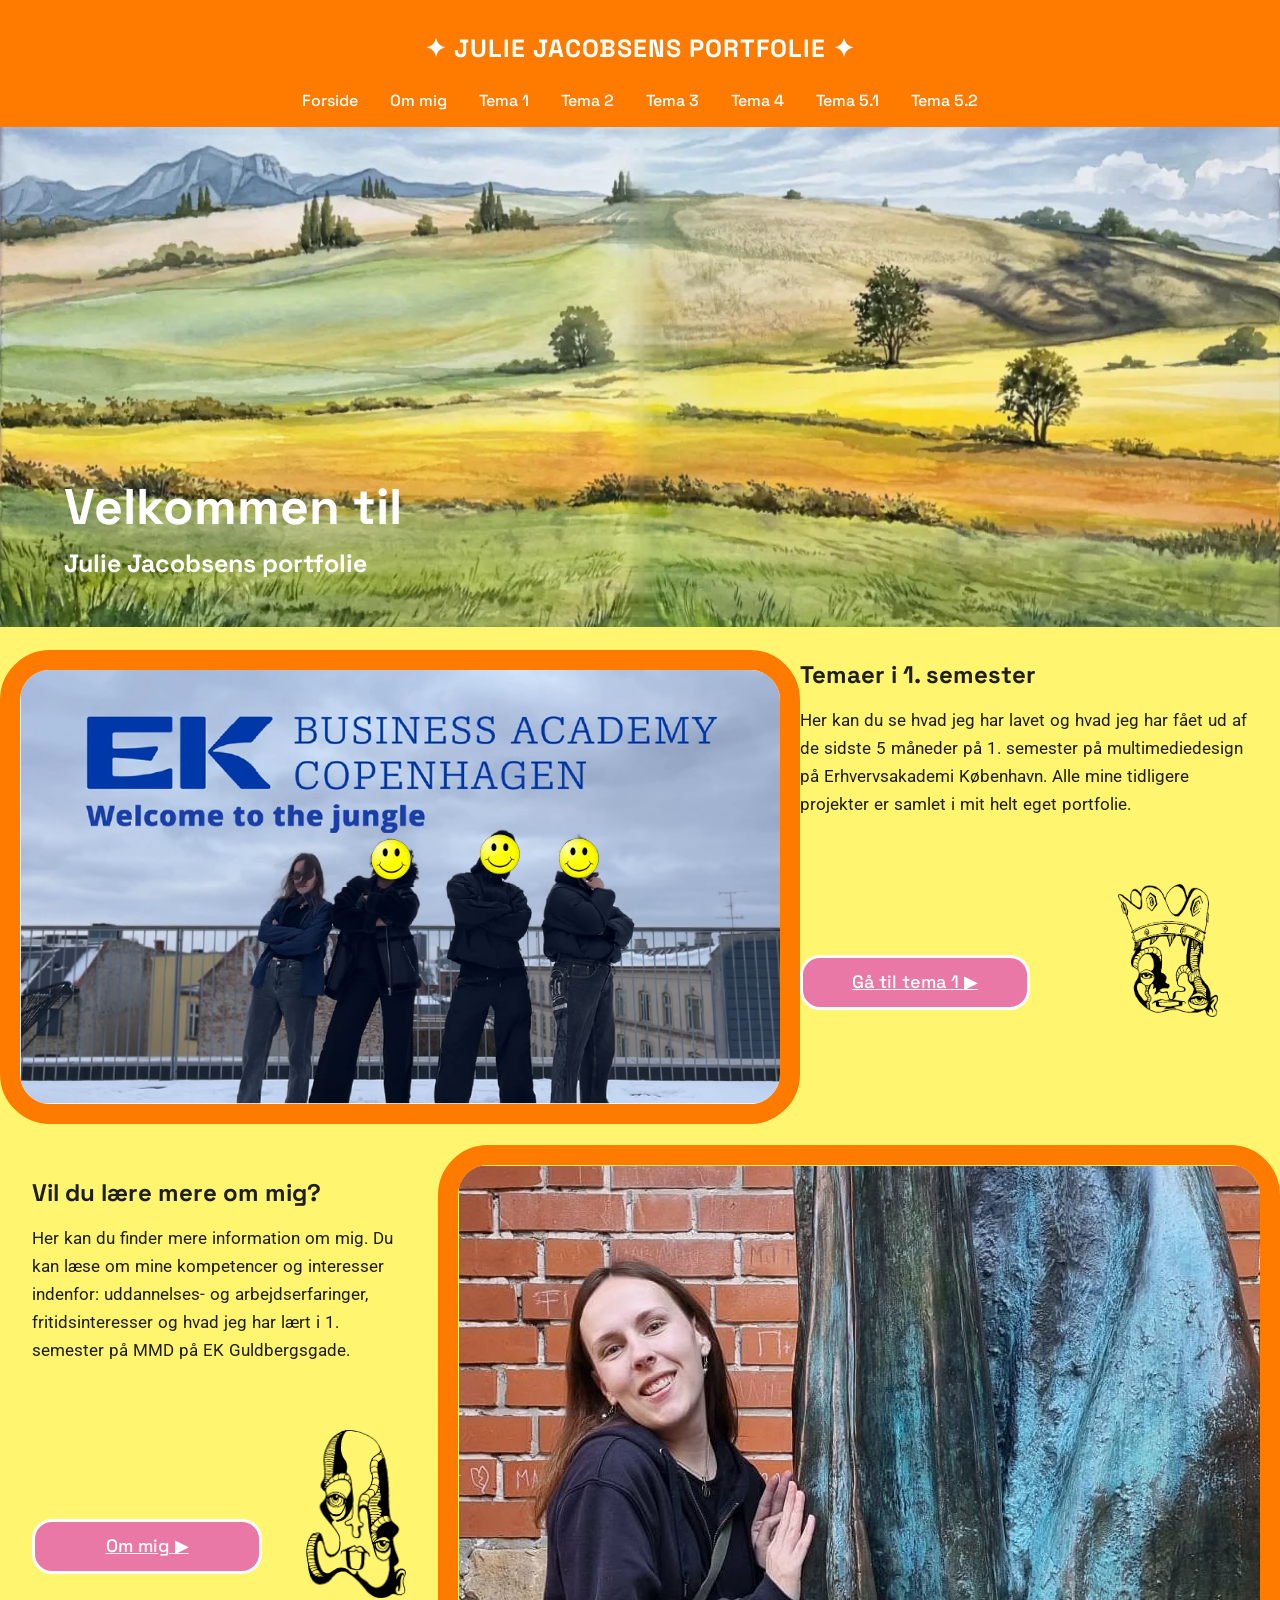
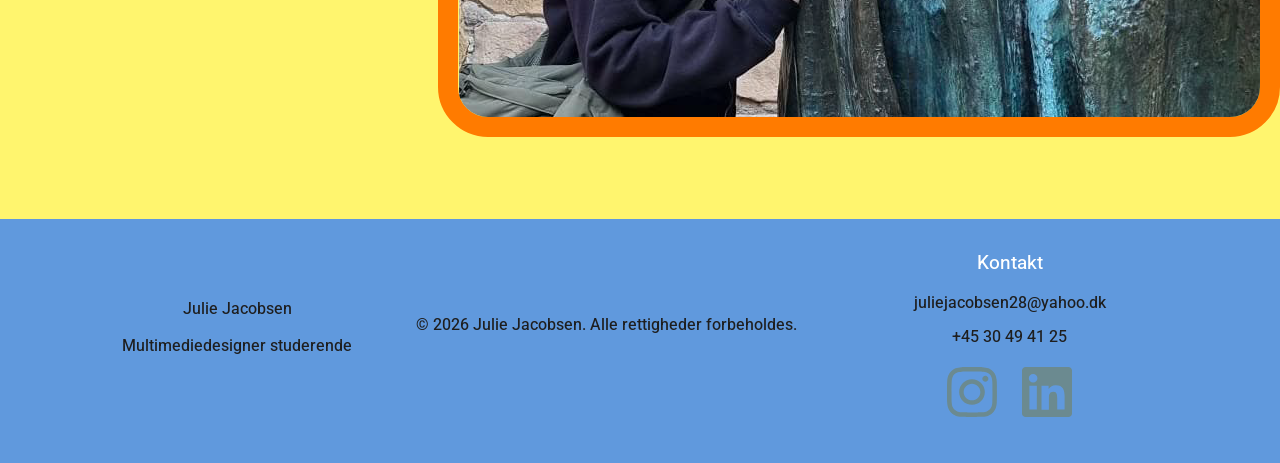
<file: index.html>
<!doctype html>
<html lang="da">
  <head>
    <meta charset="UTF-8" />
    <meta name="viewport" content="width=device-width, initial-scale=1.0" />
    <meta name="robots" content="noindex" />
    <title>Portfolie</title>

    <!-- Favicons -->
    <link rel="icon" type="image/png" sizes="96x96" href="img/logo/andlogo/favicon-96x96.png" />
    <link rel="icon" type="image/svg+xml" href="img/logo/andlogo/favicon.svg" />
    <link rel="shortcut icon" href="img/logo/andlogo/favicon.ico" />
    <link rel="apple-touch-icon" sizes="180x180" href="img/logo/andlogo/apple-touch-icon.png" />
    <meta name="apple-mobile-web-app-title" content="MyWebSite" />
    <link rel="manifest" href="img/logo/andlogo/site.webmanifest" />

    <!-- CSS -->
    <link rel="stylesheet" href="styles/index.css" />
    <link rel="stylesheet" href="styles/generel.css" />
    <link rel="stylesheet" href="styles/layout.css" />
  </head>

  <body>
    <!-- Header -->
    <header>
      <div class="logo">
        <h1>✦ JULIE JACOBSENS PORTFOLIE ✦</h1>
      </div>

      <input type="checkbox" id="burger-toggle" class="burger-toggle" />
      <label for="burger-toggle" class="burger-menu">
        <span></span>
        <span></span>
        <span></span>
      </label>

      <nav class="nav_links">
        <ul>
          <li><a href="index.html">Forside</a></li>
          <li><a href="ommig.html">Om mig</a></li>

          <li><a href="tema01.html">Tema 1</a></li>
          <li class="mobil_hide"><a href="temaer.html">Tema 2</a></li>
          <li class="mobil_hide"><a href="tema03.html">Tema 3</a></li>
          <li class="mobil_hide"><a href="tema04.html">Tema 4</a></li>
          <li class="mobil_hide"><a href="tema051.html">Tema 5.1</a></li>
          <li class="mobil_hide"><a href="tema052.html">Tema 5.2</a></li>
        </ul>
      </nav>
    </header>

    <main class="forside_main">
      <!-- Hero sektion -->
      <section class="hero">
        <div class="hero-content">
          <h1>Velkommen til</h1>
          <h2>Julie Jacobsens portfolie</h2>
        </div>
      </section>

      <!-- Sektion 1 -->
      <section class="tema_sektion">
        <div class="tema_billede"><img src="img/img/tema01.webp" alt="første billede i tema 1" /></div>

        <div class="tema_text">
          <h2>Temaer i 1. semester</h2>
          <p>Her kan du se hvad jeg har lavet og hvad jeg har fået ud af de sidste 5 måneder på 1. semester på multimediedesign på Erhvervsakademi København. Alle mine tidligere projekter er samlet i mit helt eget portfolie.</p>
          <div class="knap_img">
            <a href="tema01.html" class="temaer_btn">Gå til tema 1 ▶</a>

            <div class="ansigt_medkrone">
              <img src="img/logo/ansigt_medkrone.webp" alt="ansigt med krone" />
            </div>
          </div>
        </div>
      </section>

      <!-- line break -->
      <br class="msektion1og2" />

      <!-- Sektion 2 -->
      <section class="tema_sektion2">
        <div class="tema_text2">
          <h2>Vil du lære mere om mig?</h2>
          <p>Her kan du finder mere information om mig. Du kan læse om mine kompetencer og interesser indenfor: uddannelses- og arbejdserfaringer, fritidsinteresser og hvad jeg har lært i 1. semester på MMD på EK Guldbergsgade.</p>
          <div class="knap_img2">
            <a href="ommig.html" class="temaer2_btn"> Om mig ▶</a>
            <div class="ansigt1">
              <img src="img/logo/ansigt1.webp" alt="ansigt uden krone" />
            </div>
          </div>
        </div>
        <div class="tema_billede2"><img src="img/img/porttræt_billeder/harry.webp" alt="portræt billede af Julie med skulptur" /></div>
      </section>

      <!-- line break -->
      <br class="msektion1og2" />
    </main>

    <!-- footer -->
    <footer class="footer">
      <div class="footer-info">
        <div class="footer-section">
          <h3>Julie Jacobsen</h3>
          <br />
          <p>Multimediedesigner studerende</p>
        </div>

        <div class="footer-bottom">
          <p>© 2026 Julie Jacobsen. Alle rettigheder forbeholdes.</p>
        </div>

        <div class="footer_kontakt">
          <h3>Kontakt</h3>
          <p>juliejacobsen28@yahoo.dk</p>

          <p>+45 30 49 41 25</p>
          <a href="https://www.instagram.com/juliexjacobsen/" name="link" id="instagramlink" target="_blank"><img src="img/ikoner/instagram_icon.svg" alt="instagram handle" /></a>
          <a href="https://www.linkedin.com/in/juliexjacobsen28/" name="link" id="linkedinlink" target="_blank"><img src="img/ikoner/linkedin_icon.svg" alt="linked in handle" /></a>
        </div>
      </div>
    </footer>
  </body>
</html>
</file>
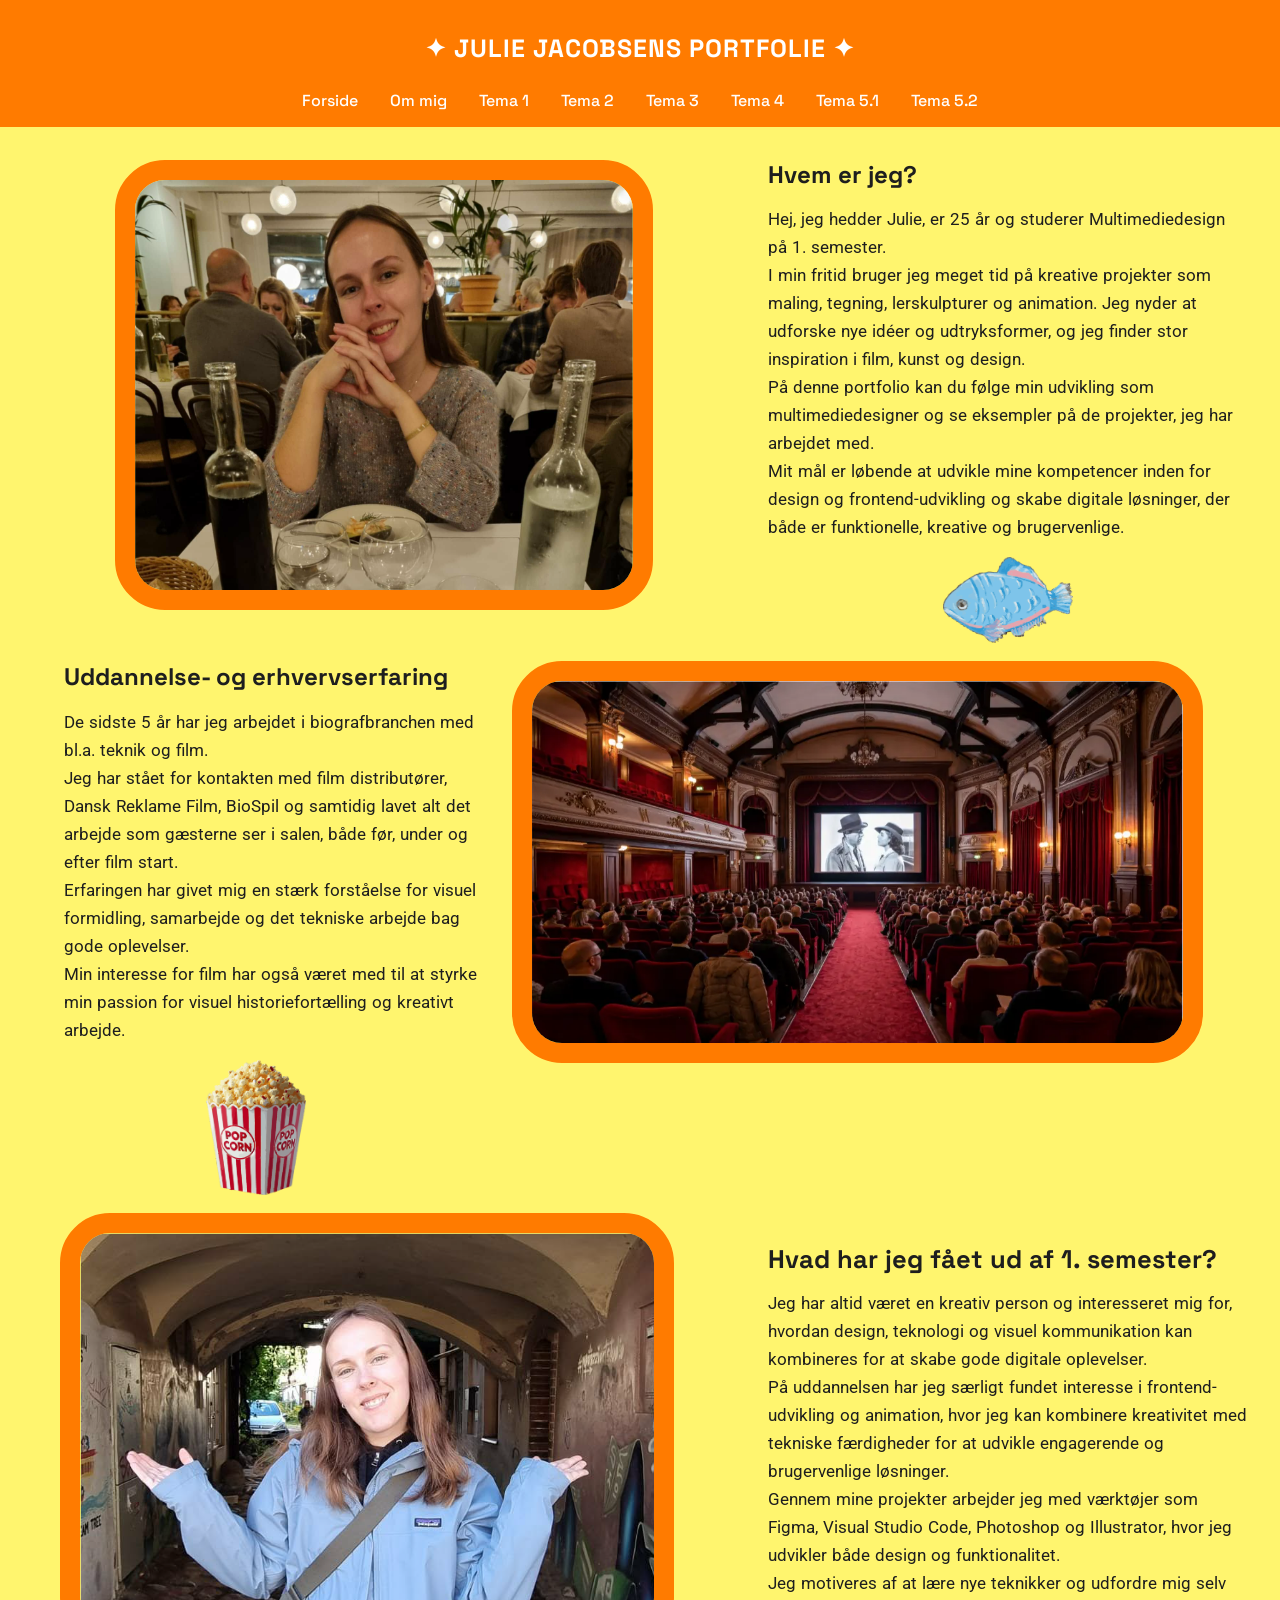
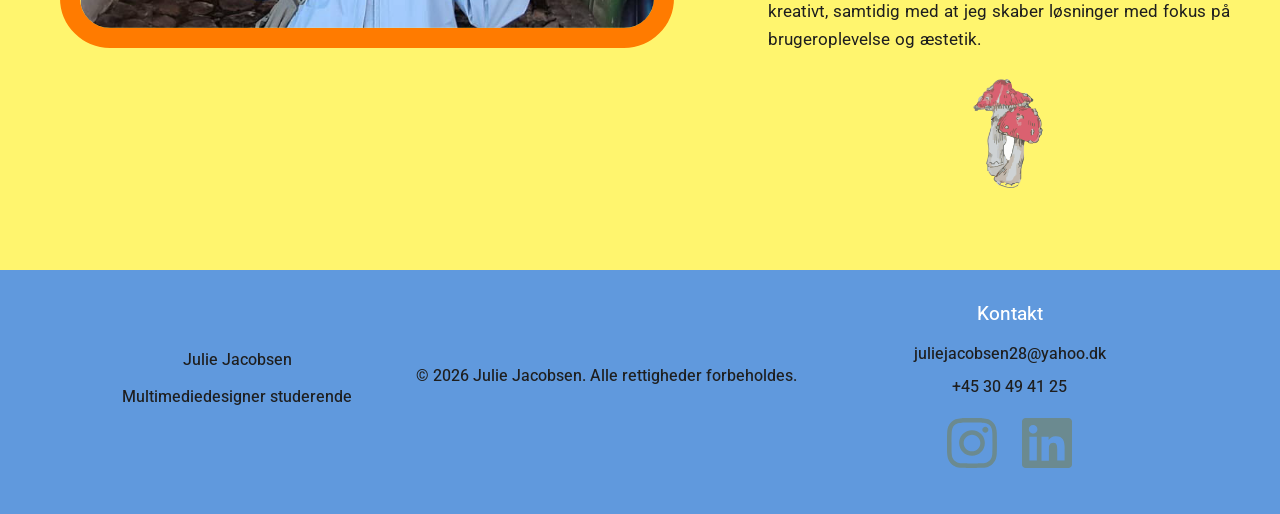
<file: ommig.html>
<!doctype html>
<html lang="da">
  <head>
    <meta charset="UTF-8" />
    <meta name="viewport" content="width=device-width, initial-scale=1.0" />
    <meta name="robots" content="noindex" />
    <title>Portfolie</title>

    <!-- Favicons -->
    <link rel="icon" type="image/png" sizes="96x96" href="img/logo/andlogo/favicon-96x96.png" />
    <link rel="icon" type="image/svg+xml" href="img/logo/andlogo/favicon.svg" />
    <link rel="shortcut icon" href="img/logo/andlogo/favicon.ico" />
    <link rel="apple-touch-icon" sizes="180x180" href="img/logo/andlogo/apple-touch-icon.png" />
    <meta name="apple-mobile-web-app-title" content="MyWebSite" />
    <link rel="manifest" href="img/logo/andlogo/site.webmanifest" />

    <!-- CSS -->
    <link rel="stylesheet" href="styles/ommig.css" />
    <link rel="stylesheet" href="styles/generel.css" />
    <link rel="stylesheet" href="styles/layout.css" />
  </head>
  <body>
    <!-- Header -->
    <header>
      <div class="logo"><h1>✦ JULIE JACOBSENS PORTFOLIE ✦</h1></div>

      <input type="checkbox" id="burger-toggle" class="burger-toggle" />
      <label for="burger-toggle" class="burger-menu">
        <span></span>
        <span></span>
        <span></span>
      </label>

      <nav class="nav_links">
        <ul>
          <li><a href="index.html" class="active">Forside</a></li>
          <li><a href="ommig.html">Om mig</a></li>

          <li><a href="tema01.html">Tema 1</a></li>
          <li><a href="temaer.html">Tema 2</a></li>
          <li><a href="tema03.html">Tema 3</a></li>
          <li><a href="tema04.html">Tema 4</a></li>
          <li><a href="tema051.html">Tema 5.1</a></li>
          <li><a href="tema052.html">Tema 5.2</a></li>
        </ul>
      </nav>
    </header>
    <main>
      <!-- Portræt billede -->
      <section class="portrait">
        <div class="portrait_img">
          <img src="img/img/porttræt_billeder/portræt.webp" alt="portræt billed af Julie" />
        </div>
        <div class="portrait_text">
          <h2>Hvem er jeg?</h2>

          <p>
            Hej, jeg hedder Julie, er 25 år og studerer Multimediedesign på 1. semester. <br />I min fritid bruger jeg meget tid på kreative projekter som maling, tegning, lerskulpturer og animation. Jeg nyder at udforske nye idéer og udtryksformer,
            og jeg finder stor inspiration i film, kunst og design. <br />På denne portfolio kan du følge min udvikling som multimediedesigner og se eksempler på de projekter, jeg har arbejdet med. <br />Mit mål er løbende at udvikle mine kompetencer
            inden for design og frontend-udvikling og skabe digitale løsninger, der både er funktionelle, kreative og brugervenlige.
          </p>
          <div class="titel_kunst">
            <img src="img/logo/fisk_blå.webp" alt="orange fiske tegning" />
          </div>
        </div>
      </section>

      <br />

      <!-- Sektion 1 -->
      <section class="info_omgmig1">
        <div class="ommig_img1">
          <h2>Uddannelse- og erhvervserfaring</h2>
          <p>
            De sidste 5 år har jeg arbejdet i biografbranchen med bl.a. teknik og film. <br />
            Jeg har stået for kontakten med film distributører, Dansk Reklame Film, BioSpil og samtidig lavet alt det arbejde som gæsterne ser i salen, både før, under og efter film start. <br />Erfaringen har givet mig en stærk forståelse for visuel
            formidling, samarbejde og det tekniske arbejde bag gode oplevelser. <br />Min interesse for film har også været med til at styrke min passion for visuel historiefortælling og kreativt arbejde.
          </p>
          <div class="popcorn">
            <img src="img/img/popcornbægre.webp" alt="popcornbægre tegning" />
          </div>
        </div>

        <div class="ommig_text1"><img src="img/img/biografsal.webp.webp" alt="ai billede af gammel biografsal med rød interiør" /></div>
      </section>

      <!-- line break -->
      <br class="msektion1og2" />

      <!-- Sektion 2 -->
      <section class="info_ommig2">
        <div class="ommig_text2"><img src="img/img/porttræt_billeder/blåjakke.webp" alt="portræt billed af Julie med blå jakke på" /></div>
        <div class="ommig_img2">
          <h2>Hvad har jeg fået ud af 1. semester?</h2>
          <p>
            Jeg har altid været en kreativ person og interesseret mig for, hvordan design, teknologi og visuel kommunikation kan kombineres for at skabe gode digitale oplevelser. <br />På uddannelsen har jeg særligt fundet interesse i
            frontend-udvikling og animation, hvor jeg kan kombinere kreativitet med tekniske færdigheder for at udvikle engagerende og brugervenlige løsninger. <br />Gennem mine projekter arbejder jeg med værktøjer som Figma, Visual Studio Code,
            Photoshop og Illustrator, hvor jeg udvikler både design og funktionalitet. <br />Jeg motiveres af at lære nye teknikker og udfordre mig selv kreativt, samtidig med at jeg skaber løsninger med fokus på brugeroplevelse og æstetik.
          </p>
          <div class="svamp">
            <img src="img/img/svamp2.webp" alt="rødfluesvamp tegning" />
          </div>
        </div>
      </section>

      <!-- line break -->
      <br class="msektion1og2" />
    </main>

    <!-- footer -->
    <footer class="footer">
      <div class="footer-info">
        <div class="footer-section">
          <h3>Julie Jacobsen</h3>
          <br />
          <p>Multimediedesigner studerende</p>
        </div>

        <div class="footer-bottom">
          <p>© 2026 Julie Jacobsen. Alle rettigheder forbeholdes.</p>
        </div>

        <div class="footer_kontakt">
          <h3>Kontakt</h3>
          <p>juliejacobsen28@yahoo.dk</p>

          <p>+45 30 49 41 25</p>
          <a href="https://www.instagram.com/juliexjacobsen/" name="link" id="instagramlink" target="_blank"><img src="img/ikoner/instagram_icon.svg" alt="instagram handle" /></a>
          <a href="https://www.linkedin.com/in/juliexjacobsen28/" name="link" id="linkedinlink" target="_blank"><img src="img/ikoner/linkedin_icon.svg" alt="linkedin handle" /></a>
        </div>
      </div>
    </footer>
  </body>
</html>
</file>
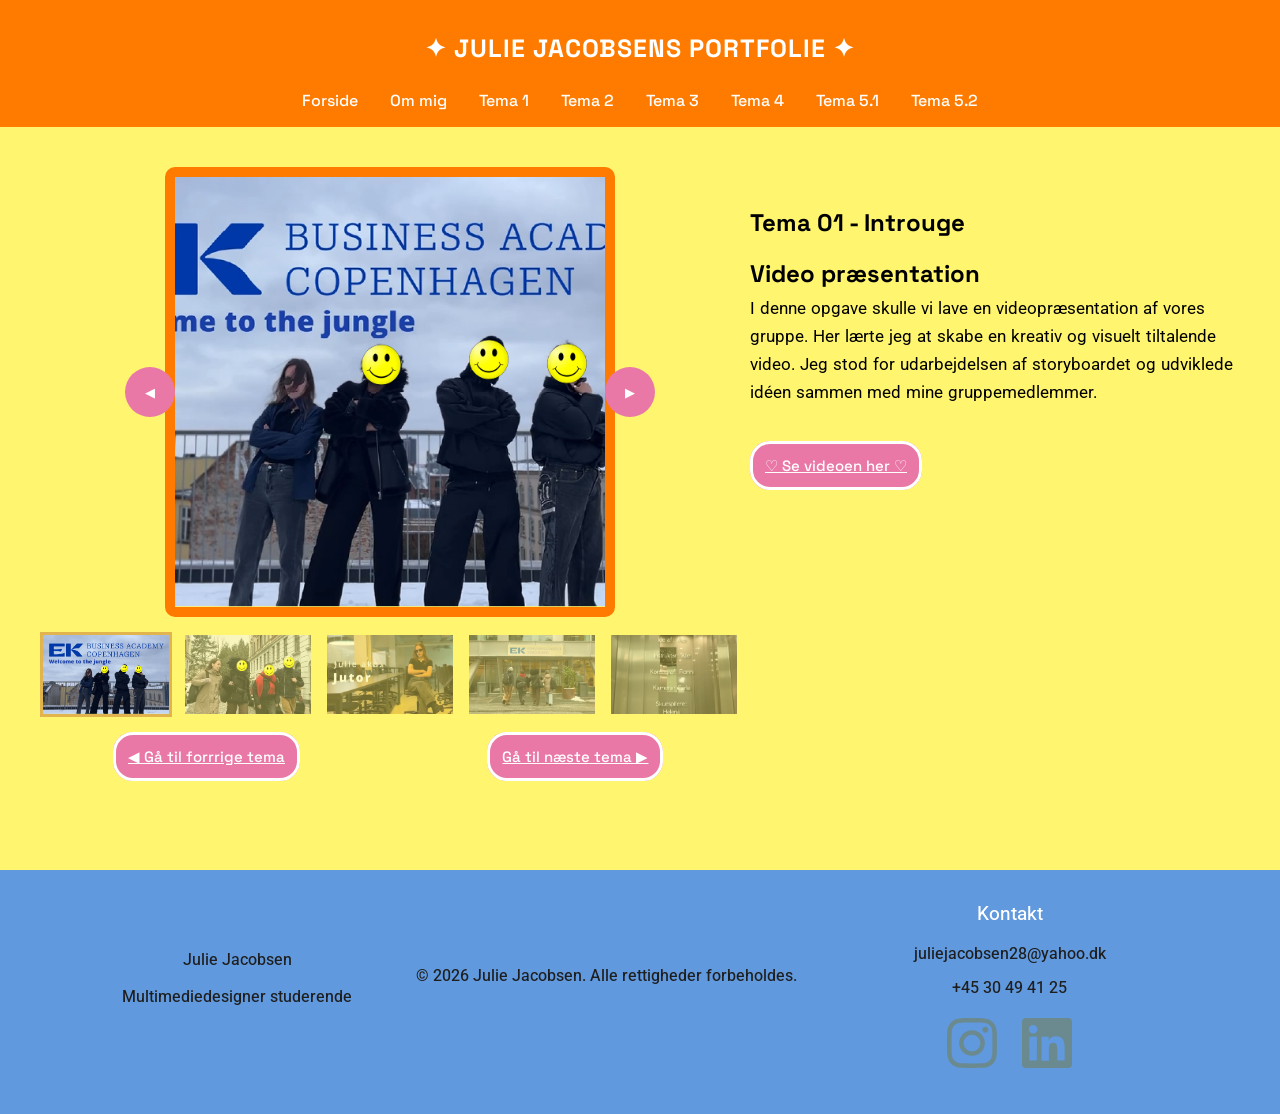
<file: tema01.html>
<!doctype html>
<html lang="da">
  <head>
    <meta charset="UTF-8" />
    <meta name="viewport" content="width=device-width, initial-scale=1.0" />
    <meta name="robots" content="noindex" />
    <title>Portfolie</title>

    <!-- Favicons -->
    <link rel="icon" type="image/png" sizes="96x96" href="img/logo/andlogo/favicon-96x96.png" />
    <link rel="icon" type="image/svg+xml" href="img/logo/andlogo/favicon.svg" />
    <link rel="shortcut icon" href="img/logo/andlogo/favicon.ico" />
    <link rel="apple-touch-icon" sizes="180x180" href="img/logo/andlogo/apple-touch-icon.png" />
    <meta name="apple-mobile-web-app-title" content="MyWebSite" />
    <link rel="manifest" href="img/logo/andlogo/site.webmanifest" />

    <!-- CSS -->
    <link rel="stylesheet" href="styles/temaer.css" />
    <link rel="stylesheet" href="styles/generel.css" />
    <link rel="stylesheet" href="styles/layout.css" />
  </head>
  <body>
    <!-- Header -->
    <header>
      <div class="logo"><h1>✦ JULIE JACOBSENS PORTFOLIE ✦</h1></div>

      <input type="checkbox" id="burger-toggle" class="burger-toggle" />
      <label for="burger-toggle" class="burger-menu">
        <span></span>
        <span></span>
        <span></span>
      </label>

      <nav class="nav_links">
        <ul>
          <li><a href="index.html" class="active">Forside</a></li>
          <li><a href="ommig.html">Om mig</a></li>

          <li><a href="tema01.html">Tema 1</a></li>
          <li><a href="temaer.html">Tema 2</a></li>
          <li><a href="tema03.html">Tema 3</a></li>
          <li><a href="tema04.html">Tema 4</a></li>
          <li><a href="tema051.html">Tema 5.1</a></li>
          <li><a href="tema052.html">Tema 5.2</a></li>
        </ul>
      </nav>
    </header>
    <main class="main_container">
      <section class="galleri_sektion">
        <div class="slider">
          <button class="slider-btn prev">◀</button>

          <div class="main-image">
            <img id="mainImage" src="img/temaer/01/tema01.webp" alt="første billed i tema 1" />
          </div>

          <button class="slider-btn next">▶</button>
        </div>

        <div class="thumbnails">
          <img class="thumbnail active" src="img/temaer/01/tema01.webp" alt="første billed i tema 1" />

          <img class="thumbnail" src="img/temaer/01/billed1.webp" alt="andet billed i tema 1" />

          <img class="thumbnail" src="img/temaer/01/billed2.webp" alt="tredje billed i tema 1" />

          <img class="thumbnail" src="img/temaer/01/billed3.webp" alt="fjerde billed i tema 1" />

          <img class="thumbnail" src="img/temaer/01/billed4.webp" alt="femte billed i tema 1" />
        </div>
      </section>

      <section class="content">
        <h1>Tema 01 - Introuge</h1>

        <article>
          <h2>Video præsentation</h2>
          <p>I denne opgave skulle vi lave en videopræsentation af vores gruppe. Her lærte jeg at skabe en kreativ og visuelt tiltalende video. Jeg stod for udarbejdelsen af storyboardet og udviklede idéen sammen med mine gruppemedlemmer.</p>
        </article>

        <a href="https://www.youtube.com/watch?v=xry4eNWpVhs" name="linktome" id="linktome" target="_blank" class="link_tilsiderne">♡ Se videoen her ♡</a>
      </section>
      <section class="nexttema">
        <a href="tema052.html" class="nexttema_btn2">◀ Gå til forrrige tema</a>
        <a href="temaer.html" class="nexttema_btn">Gå til næste tema ▶</a>
      </section>
    </main>

    <!-- footer -->
    <footer class="footer">
      <div class="footer-info">
        <div class="footer-section">
          <h3>Julie Jacobsen</h3>
          <br />
          <p>Multimediedesigner studerende</p>
        </div>

        <div class="footer-bottom">
          <p>© 2026 Julie Jacobsen. Alle rettigheder forbeholdes.</p>
        </div>

        <div class="footer_kontakt">
          <h3>Kontakt</h3>
          <p>juliejacobsen28@yahoo.dk</p>

          <p>+45 30 49 41 25</p>
          <a href="https://www.instagram.com/juliexjacobsen/" name="link" id="instagramlink" target="_blank"><img src="img/ikoner/instagram_icon.svg" alt="instagram handle" /></a>
          <a href="https://www.linkedin.com/in/juliexjacobsen28/" name="link" id="linkedinlink" target="_blank"><img src="img/ikoner/linkedin_icon.svg" alt="linkedin handle" /></a>
        </div>
      </div>
    </footer>
    <script src="styles/js/temaer.js"></script>
  </body>
</html>
</file>
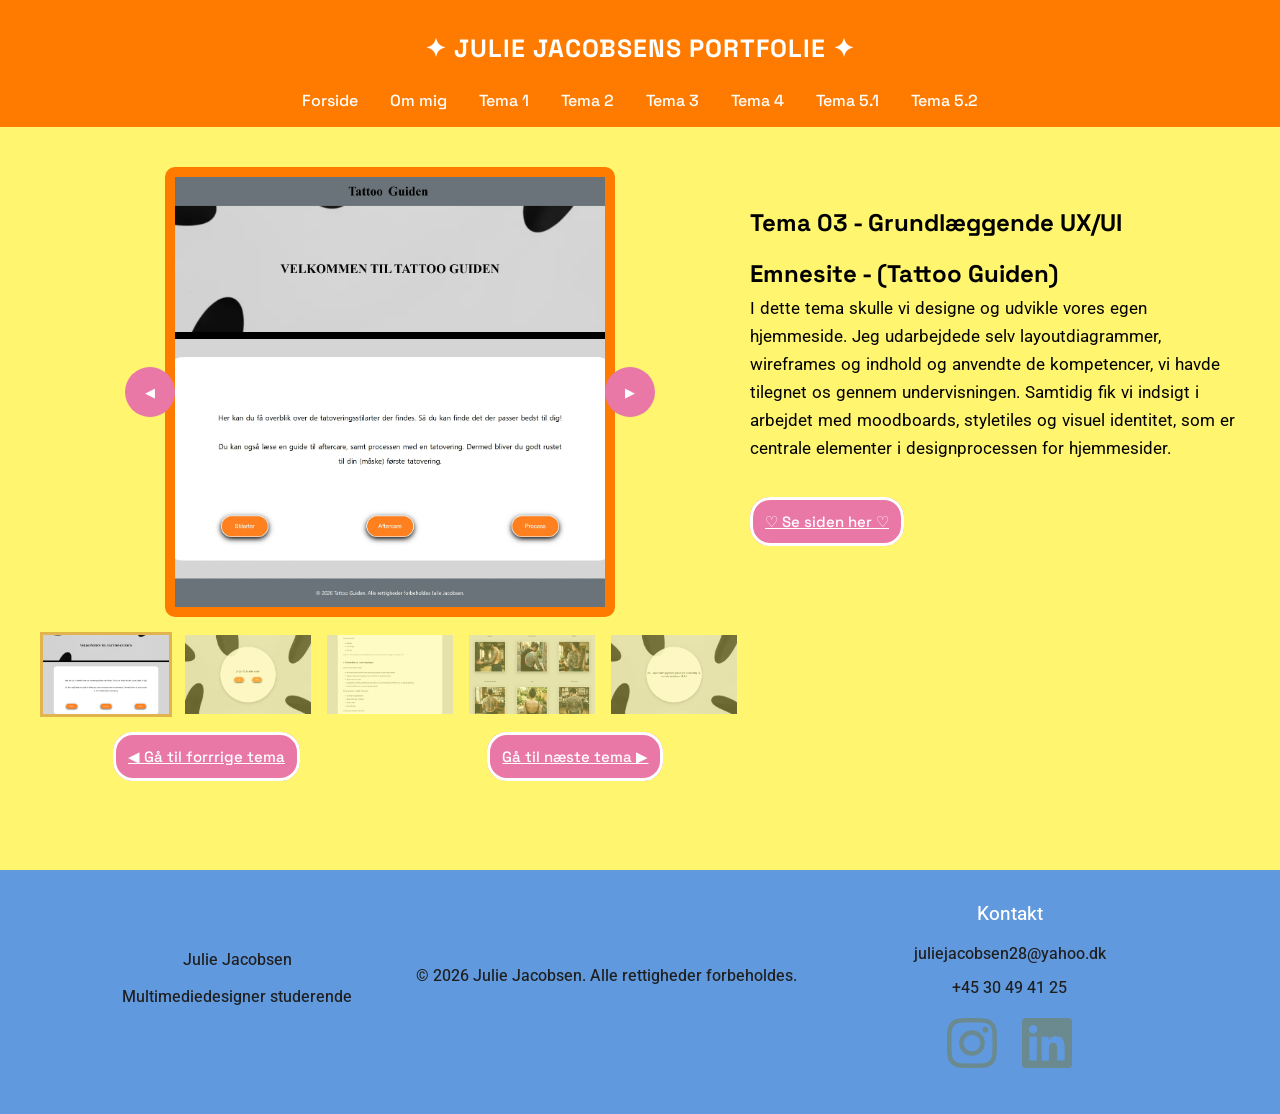
<file: tema03.html>
<!doctype html>
<html lang="da">
  <head>
    <meta charset="UTF-8" />
    <meta name="viewport" content="width=device-width, initial-scale=1.0" />
    <meta name="robots" content="noindex" />
    <title>Portfolie</title>

    <!-- Favicons -->
    <link rel="icon" type="image/png" sizes="96x96" href="img/logo/andlogo/favicon-96x96.png" />
    <link rel="icon" type="image/svg+xml" href="img/logo/andlogo/favicon.svg" />
    <link rel="shortcut icon" href="img/logo/andlogo/favicon.ico" />
    <link rel="apple-touch-icon" sizes="180x180" href="img/logo/andlogo/apple-touch-icon.png" />
    <meta name="apple-mobile-web-app-title" content="MyWebSite" />
    <link rel="manifest" href="img/logo/andlogo/site.webmanifest" />

    <!-- CSS -->
    <link rel="stylesheet" href="styles/temaer.css" />
    <link rel="stylesheet" href="styles/generel.css" />
    <link rel="stylesheet" href="styles/layout.css" />
  </head>
  <body>
    <!-- Header -->
    <header>
      <div class="logo"><h1>✦ JULIE JACOBSENS PORTFOLIE ✦</h1></div>

      <input type="checkbox" id="burger-toggle" class="burger-toggle" />
      <label for="burger-toggle" class="burger-menu">
        <span></span>
        <span></span>
        <span></span>
      </label>

      <nav class="nav_links">
        <ul>
          <li><a href="index.html" class="active">Forside</a></li>
          <li><a href="ommig.html">Om mig</a></li>

          <li><a href="tema01.html">Tema 1</a></li>
          <li><a href="temaer.html">Tema 2</a></li>
          <li><a href="tema03.html">Tema 3</a></li>
          <li><a href="tema04.html">Tema 4</a></li>
          <li><a href="tema051.html">Tema 5.1</a></li>
          <li><a href="tema052.html">Tema 5.2</a></li>
        </ul>
      </nav>
    </header>
    <main class="main_container">
      <section class="galleri_sektion">
        <div class="slider">
          <button class="slider-btn prev">◀</button>

          <div class="main-image">
            <img id="mainImage" src="img/temaer/03desktop/01.webp" alt="Første billed i tema 3" />
          </div>

          <button class="slider-btn next">▶</button>
        </div>

        <div class="thumbnails">
          <img class="thumbnail active" src="img/temaer/03desktop/01.webp" alt="Første billed i tema 3" />

          <img class="thumbnail" src="img/temaer/03desktop/02.webp" alt="Andet billed i tema 3" />

          <img class="thumbnail" src="img/temaer/03desktop/03.webp" alt="tredje billed i tema 3" />

          <img class="thumbnail" src="img/temaer/03desktop/04.webp" alt="fjerde billed i tema 3" />

          <img class="thumbnail" src="img/temaer/03desktop/05.webp" alt="femte billed i tema 3" />
        </div>
      </section>

      <section class="content">
        <h1>Tema 03 - Grundlæggende UX/UI</h1>

        <article>
          <h2>Emnesite - (Tattoo Guiden)</h2>
          <p>
            I dette tema skulle vi designe og udvikle vores egen hjemmeside. Jeg udarbejdede selv layoutdiagrammer, wireframes og indhold og anvendte de kompetencer, vi havde tilegnet os gennem undervisningen. Samtidig fik vi indsigt i arbejdet med
            moodboards, styletiles og visuel identitet, som er centrale elementer i designprocessen for hjemmesider.
          </p>
        </article>

        <a href="https://juliej2000.github.io/emnesite_tattooguiden/index.html" name="linktome" id="linktome" target="_blank" class="link_tilsiderne">♡ Se siden her ♡</a>
      </section>
      <section class="nexttema">
        <a href="temaer.html" class="nexttema_btn2">◀ Gå til forrrige tema</a>
        <a href="tema04.html" class="nexttema_btn">Gå til næste tema ▶</a>
      </section>
    </main>

    <!-- footer -->
    <footer class="footer">
      <div class="footer-info">
        <div class="footer-section">
          <h3>Julie Jacobsen</h3>
          <br />
          <p>Multimediedesigner studerende</p>
        </div>

        <div class="footer-bottom">
          <p>© 2026 Julie Jacobsen. Alle rettigheder forbeholdes.</p>
        </div>

        <div class="footer_kontakt">
          <h3>Kontakt</h3>
          <p>juliejacobsen28@yahoo.dk</p>

          <p>+45 30 49 41 25</p>
          <a href="https://www.instagram.com/juliexjacobsen/" name="link" id="instagramlink" target="_blank"><img src="img/ikoner/instagram_icon.svg" alt="instagram handle" /></a>
          <a href="https://www.linkedin.com/in/juliexjacobsen28/" name="link" id="linkedinlink" target="_blank"><img src="img/ikoner/linkedin_icon.svg" alt="linkedin handle" /></a>
        </div>
      </div>
    </footer>
    <script src="styles/js/temaer.js"></script>
  </body>
</html>
</file>
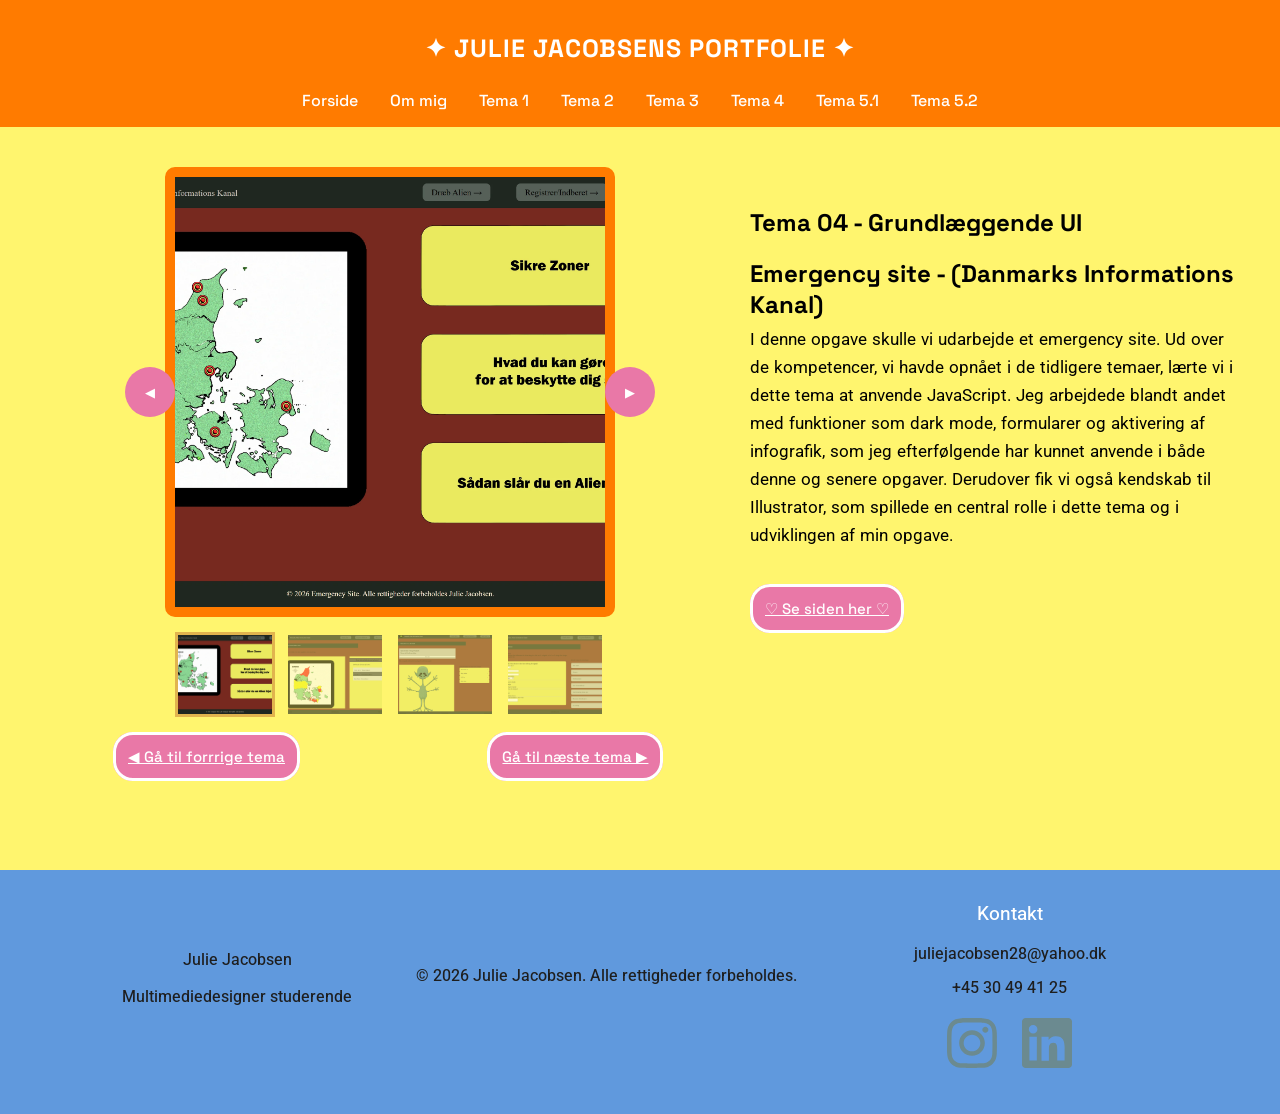
<file: tema04.html>
<!doctype html>
<html lang="da">
  <head>
    <meta charset="UTF-8" />
    <meta name="viewport" content="width=device-width, initial-scale=1.0" />
    <meta name="robots" content="noindex" />
    <title>Portfolie</title>

    <!-- Favicons -->
    <link rel="icon" type="image/png" sizes="96x96" href="img/logo/andlogo/favicon-96x96.png" />
    <link rel="icon" type="image/svg+xml" href="img/logo/andlogo/favicon.svg" />
    <link rel="shortcut icon" href="img/logo/andlogo/favicon.ico" />
    <link rel="apple-touch-icon" sizes="180x180" href="img/logo/andlogo/apple-touch-icon.png" />
    <meta name="apple-mobile-web-app-title" content="MyWebSite" />
    <link rel="manifest" href="img/logo/andlogo/site.webmanifest" />

    <!-- CSS -->
    <link rel="stylesheet" href="styles/temaer.css" />
    <link rel="stylesheet" href="styles/generel.css" />
    <link rel="stylesheet" href="styles/layout.css" />
  </head>
  <body>
    <!-- Header -->
    <header>
      <div class="logo"><h1>✦ JULIE JACOBSENS PORTFOLIE ✦</h1></div>

      <input type="checkbox" id="burger-toggle" class="burger-toggle" />
      <label for="burger-toggle" class="burger-menu">
        <span></span>
        <span></span>
        <span></span>
      </label>

      <nav class="nav_links">
        <ul>
          <li><a href="index.html" class="active">Forside</a></li>
          <li><a href="ommig.html">Om mig</a></li>

          <li><a href="tema01.html">Tema 1</a></li>
          <li><a href="temaer.html">Tema 2</a></li>
          <li><a href="tema03.html">Tema 3</a></li>
          <li><a href="tema04.html">Tema 4</a></li>
          <li><a href="tema051.html">Tema 5.1</a></li>
          <li><a href="tema052.html">Tema 5.2</a></li>
        </ul>
      </nav>
    </header>
    <main class="main_container">
      <section class="galleri_sektion">
        <div class="slider">
          <button class="slider-btn prev">◀</button>

          <div class="main-image">
            <img id="mainImage" src="img/temaer/04desktop/01.webp" alt="Første billed i tema 4" />
          </div>

          <button class="slider-btn next">▶</button>
        </div>

        <div class="thumbnails_emergencysite">
          <img class="thumbnail active" src="img/temaer/04desktop/01.webp" alt="Første billed i tema 4" />

          <img class="thumbnail" src="img/temaer/04desktop/02.webp" alt="andet billed i tema 4" />

          <img class="thumbnail" src="img/temaer/04desktop/03.webp" alt="tredje billed i tema 4" />

          <img class="thumbnail" src="img/temaer/04desktop/04.webp" alt="fjerde billed i tema 4" />
        </div>
      </section>

      <section class="content">
        <h1>Tema 04 - Grundlæggende UI</h1>

        <article>
          <h2>Emergency site - (Danmarks Informations Kanal)</h2>
          <p>
            I denne opgave skulle vi udarbejde et emergency site. Ud over de kompetencer, vi havde opnået i de tidligere temaer, lærte vi i dette tema at anvende JavaScript. Jeg arbejdede blandt andet med funktioner som dark mode, formularer og
            aktivering af infografik, som jeg efterfølgende har kunnet anvende i både denne og senere opgaver. Derudover fik vi også kendskab til Illustrator, som spillede en central rolle i dette tema og i udviklingen af min opgave.
          </p>
        </article>

        <a href="https://juliej2000.github.io/emergency-site/index.html" name="linktome" id="linktome" target="_blank" class="link_tilsiderne">♡ Se siden her ♡</a>
      </section>
      <section class="nexttema">
        <a href="tema03.html" class="nexttema_btn2">◀ Gå til forrrige tema</a>
        <a href="tema051.html" class="nexttema_btn">Gå til næste tema ▶</a>
      </section>
    </main>

    <!-- footer -->
    <footer class="footer">
      <div class="footer-info">
        <div class="footer-section">
          <h3>Julie Jacobsen</h3>
          <br />
          <p>Multimediedesigner studerende</p>
        </div>

        <div class="footer-bottom">
          <p>© 2026 Julie Jacobsen. Alle rettigheder forbeholdes.</p>
        </div>

        <div class="footer_kontakt">
          <h3>Kontakt</h3>
          <p>juliejacobsen28@yahoo.dk</p>

          <p>+45 30 49 41 25</p>
          <a href="https://www.instagram.com/juliexjacobsen/" name="link" id="instagramlink" target="_blank"><img src="img/ikoner/instagram_icon.svg" alt="instagram handle" /></a>
          <a href="https://www.linkedin.com/in/juliexjacobsen28/" name="link" id="linkedinlink" target="_blank"><img src="img/ikoner/linkedin_icon.svg" alt="linkedin handle" /></a>
        </div>
      </div>
    </footer>
    <script src="styles/js/temaer.js"></script>
  </body>
</html>
</file>
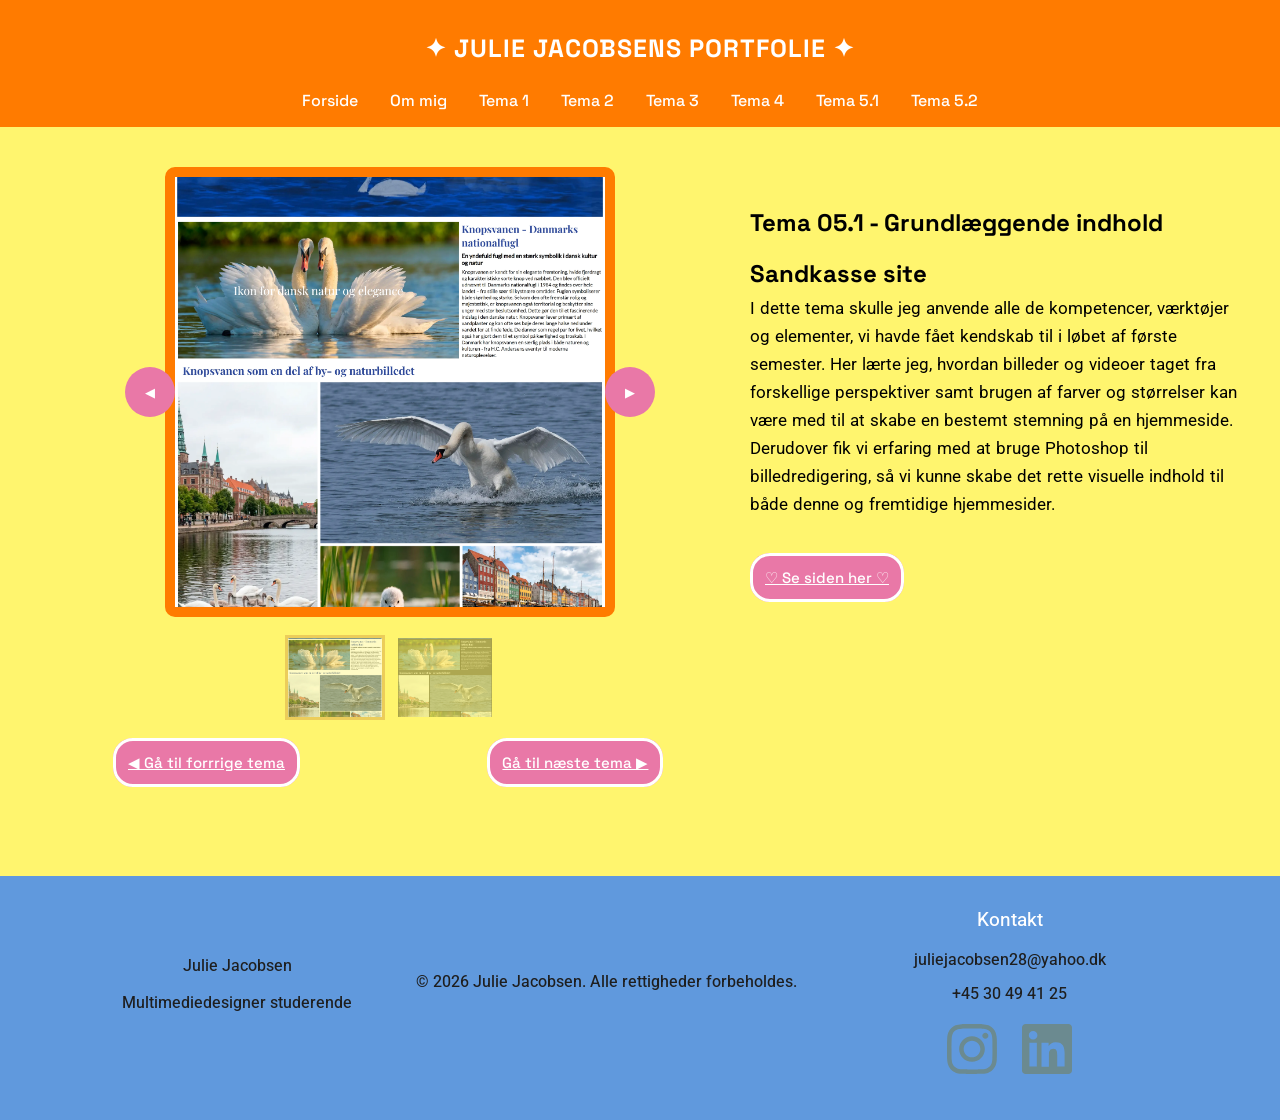
<file: tema051.html>
<!doctype html>
<html lang="da">
  <head>
    <meta charset="UTF-8" />
    <meta name="viewport" content="width=device-width, initial-scale=1.0" />
    <meta name="robots" content="noindex" />
    <title>Portfolie</title>

    <!-- Favicons -->
    <link rel="icon" type="image/png" sizes="96x96" href="img/logo/andlogo/favicon-96x96.png" />
    <link rel="icon" type="image/svg+xml" href="img/logo/andlogo/favicon.svg" />
    <link rel="shortcut icon" href="img/logo/andlogo/favicon.ico" />
    <link rel="apple-touch-icon" sizes="180x180" href="img/logo/andlogo/apple-touch-icon.png" />
    <meta name="apple-mobile-web-app-title" content="MyWebSite" />
    <link rel="manifest" href="img/logo/andlogo/site.webmanifest" />

    <!-- CSS -->
    <link rel="stylesheet" href="styles/temaer.css" />
    <link rel="stylesheet" href="styles/generel.css" />
    <link rel="stylesheet" href="styles/layout.css" />
  </head>
  <body>
    <!-- Header -->
    <header>
      <div class="logo"><h1>✦ JULIE JACOBSENS PORTFOLIE ✦</h1></div>

      <input type="checkbox" id="burger-toggle" class="burger-toggle" />
      <label for="burger-toggle" class="burger-menu">
        <span></span>
        <span></span>
        <span></span>
      </label>

      <nav class="nav_links">
        <ul>
          <li><a href="index.html" class="active">Forside</a></li>
          <li><a href="ommig.html">Om mig</a></li>

          <li><a href="tema01.html">Tema 1</a></li>
          <li><a href="temaer.html">Tema 2</a></li>
          <li><a href="tema03.html">Tema 3</a></li>
          <li><a href="tema04.html">Tema 4</a></li>
          <li><a href="tema051.html">Tema 5.1</a></li>
          <li><a href="tema052.html">Tema 5.2</a></li>
        </ul>
      </nav>
    </header>
    <main class="main_container">
      <section class="galleri_sektion">
        <div class="slider">
          <button class="slider-btn prev">◀</button>

          <div class="main-image">
            <img id="mainImage" src="img/temaer/05.1desktop/01.webp" alt="Første billed i tema 5.1" />
          </div>

          <button class="slider-btn next">▶</button>
        </div>

        <div class="thumbnails_svane">
          <img class="thumbnail active" src="img/temaer/05.1desktop/01.webp" alt="Første billed i tema 5.1" />

          <img class="thumbnail" src="img/temaer/05.1desktop/02.webp" alt="Andet billed i tema 5.1" />
        </div>
      </section>

      <section class="content">
        <h1>Tema 05.1 - Grundlæggende indhold</h1>

        <article>
          <h2>Sandkasse site</h2>
          <p>
            I dette tema skulle jeg anvende alle de kompetencer, værktøjer og elementer, vi havde fået kendskab til i løbet af første semester. Her lærte jeg, hvordan billeder og videoer taget fra forskellige perspektiver samt brugen af farver og
            størrelser kan være med til at skabe en bestemt stemning på en hjemmeside. Derudover fik vi erfaring med at bruge Photoshop til billedredigering, så vi kunne skabe det rette visuelle indhold til både denne og fremtidige hjemmesider.
          </p>
        </article>

        <a href="https://juliej2000.github.io/sandkassesite/index.html" name="linktome" id="linktome" target="_blank" class="link_tilsiderne">♡ Se siden her ♡</a>
      </section>
      <section class="nexttema">
        <a href="tema04.html" class="nexttema_btn2">◀ Gå til forrrige tema</a>
        <a href="tema052.html" class="nexttema_btn">Gå til næste tema ▶</a>
      </section>
    </main>

    <!-- footer -->
    <footer class="footer">
      <div class="footer-info">
        <div class="footer-section">
          <h3>Julie Jacobsen</h3>
          <br />
          <p>Multimediedesigner studerende</p>
        </div>

        <div class="footer-bottom">
          <p>© 2026 Julie Jacobsen. Alle rettigheder forbeholdes.</p>
        </div>

        <div class="footer_kontakt">
          <h3>Kontakt</h3>
          <p>juliejacobsen28@yahoo.dk</p>

          <p>+45 30 49 41 25</p>
          <a href="https://www.instagram.com/juliexjacobsen/" name="link" id="instagramlink" target="_blank"><img src="img/ikoner/instagram_icon.svg" alt="instagram handle" /></a>
          <a href="https://www.linkedin.com/in/juliexjacobsen28/" name="link" id="linkedinlink" target="_blank"><img src="img/ikoner/linkedin_icon.svg" alt="linkedin handle" /></a>
        </div>
      </div>
    </footer>
    <script src="styles/js/temaer.js"></script>
  </body>
</html>
</file>
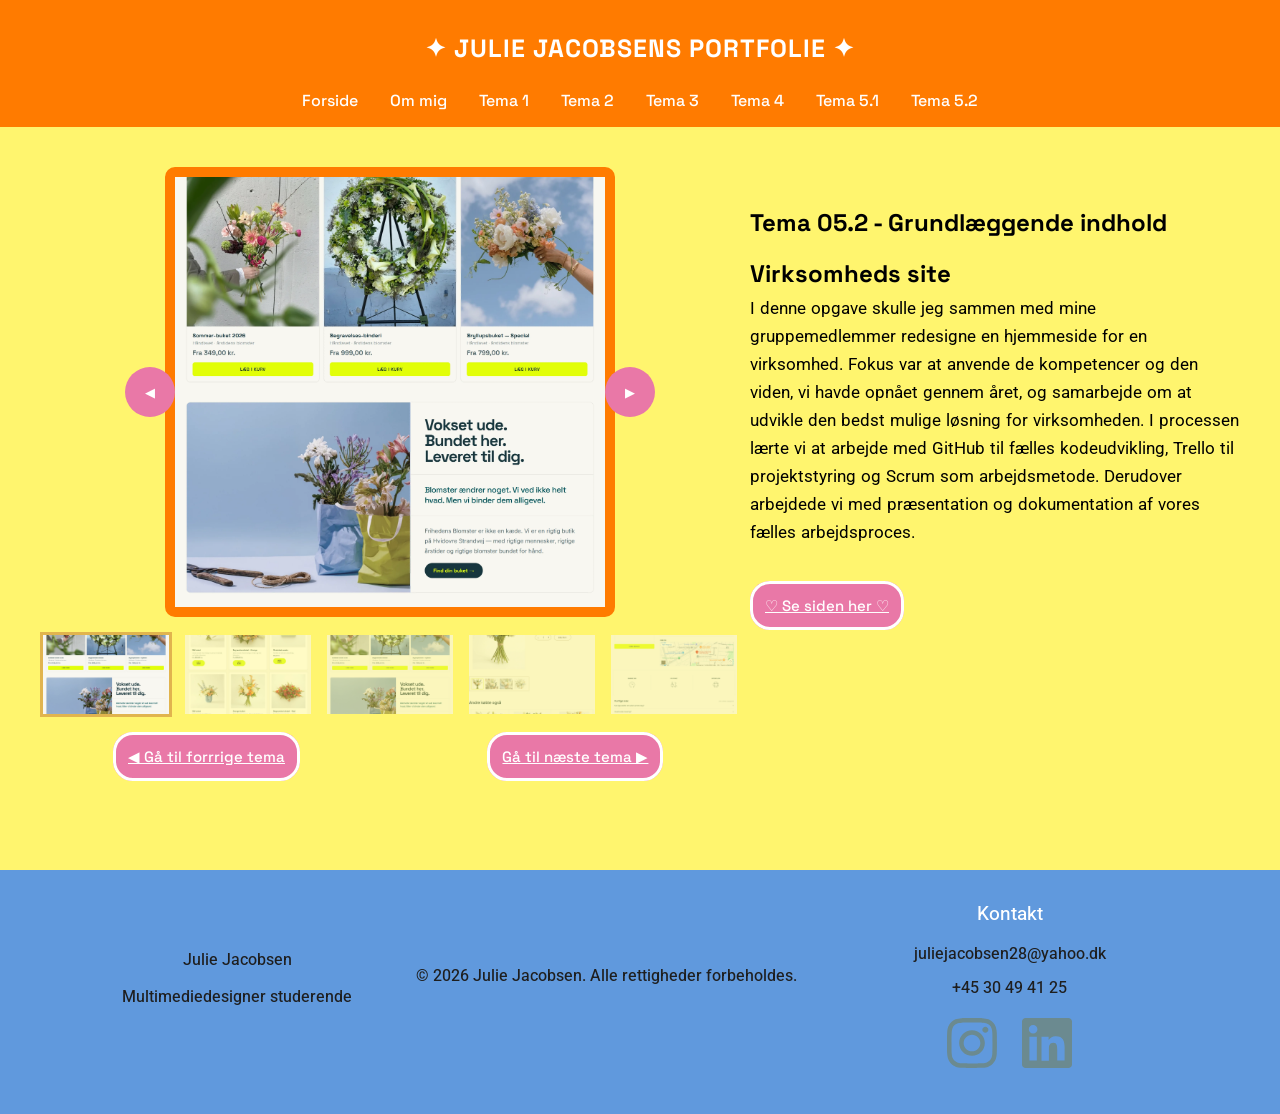
<file: tema052.html>
<!doctype html>
<html lang="da">
  <head>
    <meta charset="UTF-8" />
    <meta name="viewport" content="width=device-width, initial-scale=1.0" />
    <meta name="robots" content="noindex" />
    <title>Portfolie</title>

    <!-- Favicons -->
    <link rel="icon" type="image/png" sizes="96x96" href="img/logo/andlogo/favicon-96x96.png" />
    <link rel="icon" type="image/svg+xml" href="img/logo/andlogo/favicon.svg" />
    <link rel="shortcut icon" href="img/logo/andlogo/favicon.ico" />
    <link rel="apple-touch-icon" sizes="180x180" href="img/logo/andlogo/apple-touch-icon.png" />
    <meta name="apple-mobile-web-app-title" content="MyWebSite" />
    <link rel="manifest" href="img/logo/andlogo/site.webmanifest" />

    <!-- CSS -->
    <link rel="stylesheet" href="styles/temaer.css" />
    <link rel="stylesheet" href="styles/generel.css" />
    <link rel="stylesheet" href="styles/layout.css" />
  </head>
  <body>
    <!-- Header -->
    <header>
      <div class="logo"><h1>✦ JULIE JACOBSENS PORTFOLIE ✦</h1></div>

      <input type="checkbox" id="burger-toggle" class="burger-toggle" />
      <label for="burger-toggle" class="burger-menu">
        <span></span>
        <span></span>
        <span></span>
      </label>

      <nav class="nav_links">
        <ul>
          <li><a href="index.html" class="active">Forside</a></li>
          <li><a href="ommig.html">Om mig</a></li>

          <li><a href="tema01.html">Tema 1</a></li>
          <li><a href="temaer.html">Tema 2</a></li>
          <li><a href="tema03.html">Tema 3</a></li>
          <li><a href="tema04.html">Tema 4</a></li>
          <li><a href="tema051.html">Tema 5.1</a></li>
          <li><a href="tema052.html">Tema 5.2</a></li>
        </ul>
      </nav>
    </header>
    <main class="main_container">
      <section class="galleri_sektion">
        <div class="slider">
          <button class="slider-btn prev">◀</button>

          <div class="main-image">
            <img id="mainImage" src="img/temaer/05.2desktop/lsbbaxq0oxjmqakdjn6z.webp" alt="Første billed i tema 5.2" />
          </div>

          <button class="slider-btn next">▶</button>
        </div>

        <div class="thumbnails">
          <img class="thumbnail active" src="img/temaer/05.2desktop/lsbbaxq0oxjmqakdjn6z.webp" alt="Første billed i tema 5.2" />

          <img class="thumbnail" src="img/temaer/05.2desktop/bc6tdu55caiudafyjmei.webp" alt="andet billed i tema 5.2" />

          <img class="thumbnail" src="img/temaer/05.2desktop/lsbbaxq0oxjmqakdjn6z.webp" alt="tredje billed i tema 5.2" />

          <img class="thumbnail" src="img/temaer/05.2desktop/rvp0mahmznye4lqbozyj.webp" alt="fjerde billed i tema 5.2" />

          <img class="thumbnail" src="img/temaer/05.2desktop/u9zax4rwvc9hgidblh36.webp" alt="femte billed i tema 5.2" />
        </div>
      </section>

      <section class="content">
        <h1>Tema 05.2 - Grundlæggende indhold</h1>

        <article>
          <h2>Virksomheds site</h2>
          <p>
            I denne opgave skulle jeg sammen med mine gruppemedlemmer redesigne en hjemmeside for en virksomhed. Fokus var at anvende de kompetencer og den viden, vi havde opnået gennem året, og samarbejde om at udvikle den bedst mulige løsning for
            virksomheden. I processen lærte vi at arbejde med GitHub til fælles kodeudvikling, Trello til projektstyring og Scrum som arbejdsmetode. Derudover arbejdede vi med præsentation og dokumentation af vores fælles arbejdsproces.
          </p>
        </article>

        <a href="https://daria-projects.github.io/Virksomhedssite/" name="linktome" id="linktome" target="_blank" class="link_tilsiderne">♡ Se siden her ♡</a>
      </section>
      <section class="nexttema">
        <a href="tema051.html" class="nexttema_btn2">◀ Gå til forrrige tema</a>
        <a href="tema01.html" class="nexttema_btn">Gå til næste tema ▶</a>
      </section>
    </main>

    <!-- footer -->
    <footer class="footer">
      <div class="footer-info">
        <div class="footer-section">
          <h3>Julie Jacobsen</h3>
          <br />
          <p>Multimediedesigner studerende</p>
        </div>

        <div class="footer-bottom">
          <p>© 2026 Julie Jacobsen. Alle rettigheder forbeholdes.</p>
        </div>

        <div class="footer_kontakt">
          <h3>Kontakt</h3>
          <p>juliejacobsen28@yahoo.dk</p>

          <p>+45 30 49 41 25</p>
          <a href="https://www.instagram.com/juliexjacobsen/" name="link" id="instagramlink" target="_blank"><img src="img/ikoner/instagram_icon.svg" alt="instagram handle" /></a>
          <a href="https://www.linkedin.com/in/juliexjacobsen28/" name="link" id="linkedinlink" target="_blank"><img src="img/ikoner/linkedin_icon.svg" alt="linkedin handle" /></a>
        </div>
      </div>
    </footer>
    <script src="styles/js/temaer.js"></script>
  </body>
</html>
</file>
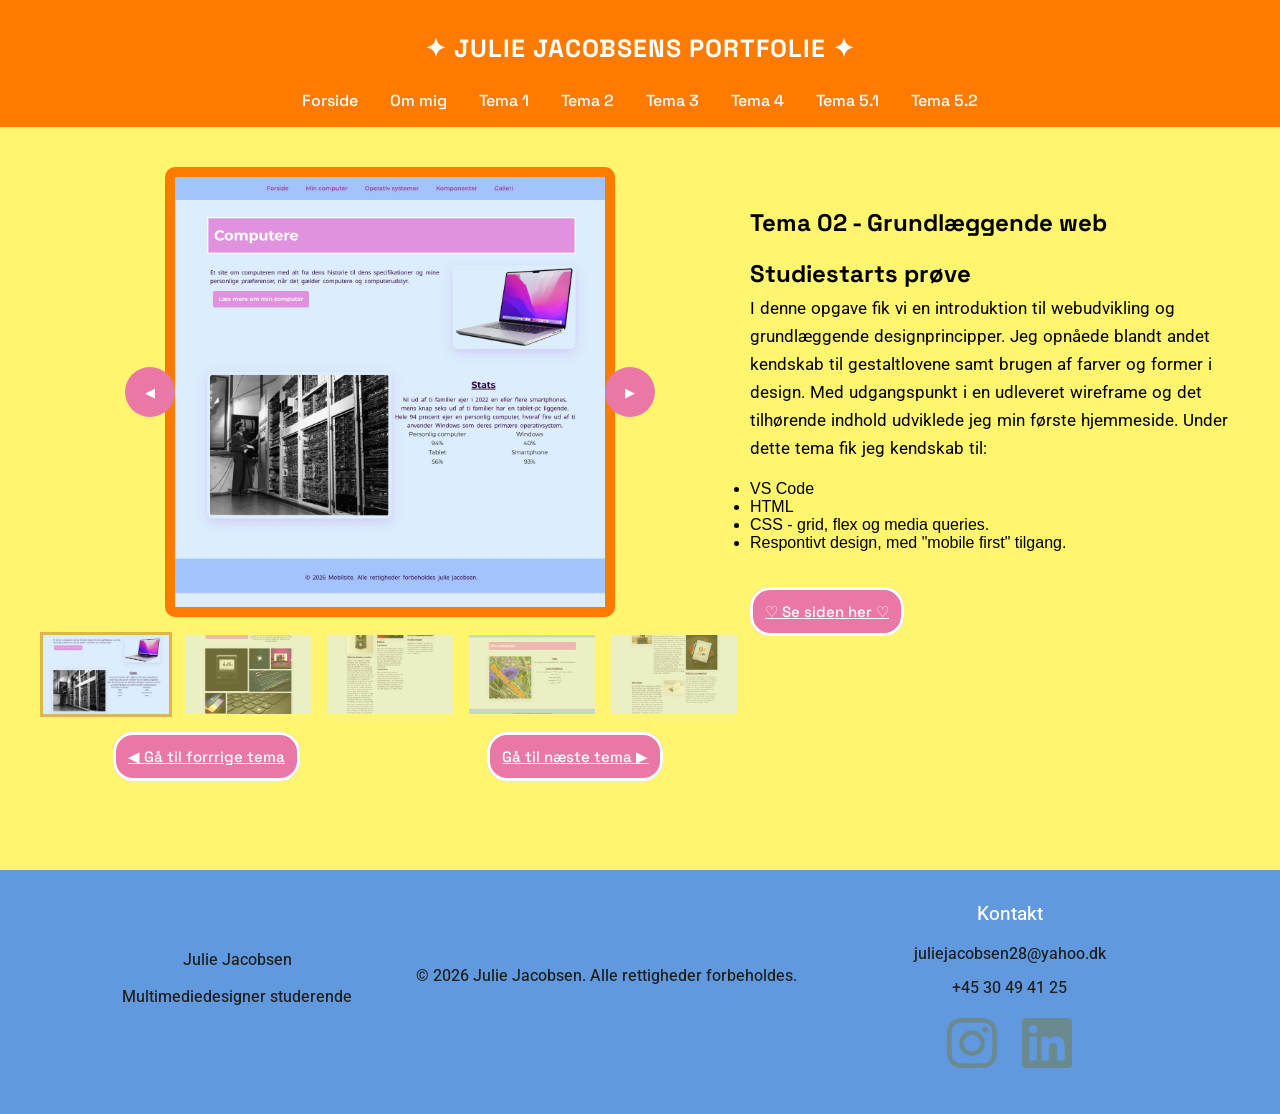
<file: temaer.html>
<!doctype html>
<html lang="da">
  <head>
    <meta charset="UTF-8" />
    <meta name="viewport" content="width=device-width, initial-scale=1.0" />
    <meta name="robots" content="noindex" />
    <title>Portfolie</title>

    <!-- Favicons -->
    <link rel="icon" type="image/png" sizes="96x96" href="img/logo/andlogo/favicon-96x96.png" />
    <link rel="icon" type="image/svg+xml" href="img/logo/andlogo/favicon.svg" />
    <link rel="shortcut icon" href="img/logo/andlogo/favicon.ico" />
    <link rel="apple-touch-icon" sizes="180x180" href="img/logo/andlogo/apple-touch-icon.png" />
    <meta name="apple-mobile-web-app-title" content="MyWebSite" />
    <link rel="manifest" href="img/logo/andlogo/site.webmanifest" />

    <!-- CSS -->
    <link rel="stylesheet" href="styles/temaer.css" />
    <link rel="stylesheet" href="styles/generel.css" />
    <link rel="stylesheet" href="styles/layout.css" />
  </head>
  <body>
    <!-- Header -->
    <header>
      <div class="logo"><h1>✦ JULIE JACOBSENS PORTFOLIE ✦</h1></div>

      <input type="checkbox" id="burger-toggle" class="burger-toggle" />
      <label for="burger-toggle" class="burger-menu">
        <span></span>
        <span></span>
        <span></span>
      </label>

      <nav class="nav_links">
        <ul>
          <li><a href="index.html" class="active">Forside</a></li>
          <li><a href="ommig.html">Om mig</a></li>

          <li><a href="tema01.html">Tema 1</a></li>
          <li><a href="temaer.html">Tema 2</a></li>
          <li><a href="tema03.html">Tema 3</a></li>
          <li><a href="tema04.html">Tema 4</a></li>
          <li><a href="tema051.html">Tema 5.1</a></li>
          <li><a href="tema052.html">Tema 5.2</a></li>
        </ul>
      </nav>
    </header>
    <main class="main_container">
      <section class="galleri_sektion">
        <div class="slider">
          <button class="slider-btn prev">◀</button>

          <div class="main-image">
            <img id="mainImage" src="img/temaer/02desktop/01.webp" alt="Første billed i tema 2" />
          </div>

          <button class="slider-btn next">▶</button>
        </div>

        <div class="thumbnails">
          <img class="thumbnail active" src="img/temaer/02desktop/01.webp" alt="Første billed i tema 2" />

          <img class="thumbnail" src="img/temaer/02desktop/02.webp" alt="andet billed i tema 2" />

          <img class="thumbnail" src="img/temaer/02desktop/03.webp" alt="tredje billed i tema 2" />

          <img class="thumbnail" src="img/temaer/02desktop/04.webp" alt="fjerde billed i tema 2" />

          <img class="thumbnail" src="img/temaer/02desktop/05.webp" alt="femte billed i tema 2" />
        </div>
      </section>

      <section class="content">
        <h1>Tema 02 - Grundlæggende web</h1>

        <article>
          <h2>Studiestarts prøve</h2>
          <p>
            I denne opgave fik vi en introduktion til webudvikling og grundlæggende designprincipper. Jeg opnåede blandt andet kendskab til gestaltlovene samt brugen af farver og former i design. Med udgangspunkt i en udleveret wireframe og det
            tilhørende indhold udviklede jeg min første hjemmeside. Under dette tema fik jeg kendskab til:
          </p>
          <br />
          <ul>
            <li>VS Code</li>
            <li>HTML</li>
            <li>CSS - grid, flex og media queries.</li>
            <li>Respontivt design, med "mobile first" tilgang.</li>
          </ul>
        </article>

        <a href="https://juliej2000.github.io/studiestartspr-ve/" name="linktome" id="linktome" target="_blank" class="link_tilsiderne">♡ Se siden her ♡</a>
      </section>
      <section class="nexttema">
        <a href="tema01.html" class="nexttema_btn2">◀ Gå til forrrige tema</a>
        <a href="tema03.html" class="nexttema_btn">Gå til næste tema ▶</a>
      </section>
    </main>

    <!-- footer -->
    <footer class="footer">
      <div class="footer-info">
        <div class="footer-section">
          <h3>Julie Jacobsen</h3>
          <br />
          <p>Multimediedesigner studerende</p>
        </div>

        <div class="footer-bottom">
          <p>© 2026 Julie Jacobsen. Alle rettigheder forbeholdes.</p>
        </div>

        <div class="footer_kontakt">
          <h3>Kontakt</h3>
          <p>juliejacobsen28@yahoo.dk</p>

          <p>+45 30 49 41 25</p>
          <a href="https://www.instagram.com/juliexjacobsen/" name="link" id="instagramlink" target="_blank"><img src="img/ikoner/instagram_icon.svg" alt="instagram handle" /></a>
          <a href="https://www.linkedin.com/in/juliexjacobsen28/" name="link" id="linkedinlink" target="_blank"><img src="img/ikoner/linkedin_icon.svg" alt="lnkedin handle" /></a>
        </div>
      </div>
    </footer>
    <script src="styles/js/temaer.js"></script>
  </body>
</html>
</file>
<file: styles/index.css>
/* hero-sektion */

.hero {
  min-height: 500px;

  background: var(--color-text_white);

  display: flex;
  align-items: flex-end;

  padding: 3rem 5%;

  background-image: url("../img/img/baggrund_seamless.webp");

  background-size: cover;
  background-position: center;
  background-repeat: no-repeat;

  display: flex;
  align-items: flex-end;
  padding: 3rem 5%;
}

.hero-content h1 {
  font-size: 50px;
  color: var(--color-text_white);
}

.hero-content h2 {
  font-size: 25px;
  margin-top: 0.5rem;
  color: var(--color-text_white);
}

/* sektion 1 */
/* layout */

.tema_sektion {
  display: grid;
  grid-template-columns: 3fr 2fr;

  min-height: 500px;
}

/* billed og tekst i sektion 1 */

.tema_billede {
  background: var(--color-text_creme);

  display: flex;
  justify-content: center;
  align-items: center;

  min-height: 400px;

  padding-top: 20px;
  align-items: center;
}

.tema_billede img {
  border-radius: 50px;
  border: 20px solid var(--color-bgmørk);

  max-width: 800px;
  max-height: 600px;

  background: var(--color-text_white);
}

.tema_text {
  background: var(--color-text_creme);
  padding: 2rem;
  padding-left: 0%;
}

.tema_text h2 {
  margin-bottom: 1rem;
  color: var(--color-text_dark);
}

.tema_text p {
  margin-bottom: 1rem;
  line-height: 25px;
  color: var(--color-text_dark);

  font-family: "roboto";
  font-size: 17px;
  font-weight: 400;
  line-height: 28px;
  word-spacing: 1px;
}

/* se temaer knap */

.temaer_btn {
  width: 230px;
  height: 55px;
  text-align: center;
  padding-top: 12px;
  background-color: var(--color-billede);
  border-radius: 20px;
  border: 3px solid var(--color-text_white);

  font-family: "spacegrotesk";
  font-size: 18px;
  font-weight: 500;
  color: var(--color-text_white);
  transition:
    transform 0.2s ease,
    background-color 0.2s ease,
    box-shadow 0.2s ease;
}

.temaer_btn:hover,
.temaer2_btn:hover {
  transform: translateY(-2px);
  background-color: var(--color-btn_lightpink);
  box-shadow: 0 10px 20px rgba(0, 0, 0, 0.12);
}

/* sektion 2 */
/* layout */

.tema_sektion2 {
  display: grid;
  grid-template-columns: 2fr 3fr;

  min-height: 500px;
}

/* billed og tekst i sektion 2 */

.tema_billede2 {
  background: var(--color-text_creme);

  display: flex;
  justify-content: center;
  align-items: center;

  min-height: 400px;
}

.tema_billede2 img {
  border-radius: 50px;
  border: 20px solid var(--color-bgmørk);
}

.tema_text2 {
  background: var(--color-text_creme);
  padding: 2rem;
}

.tema_text2 h2 {
  margin-bottom: 1rem;
  color: var(--color-text_dark);
}

.tema_text2 p {
  margin-bottom: 1rem;
  line-height: 25px;
  color: var(--color-text_dark);

  font-family: "roboto";
  font-size: 17px;
  font-weight: 400;
  line-height: 28px;
  word-spacing: 1px;
}

/* se temaer knap 2 */

.temaer2_btn {
  width: 230px;
  height: 55px;
  text-align: center;
  padding-top: 12px;
  background-color: var(--color-billede);
  border-radius: 20px;
  border: 3px solid var(--color-text_white);

  font-family: "spacegrotesk";
  font-size: 18px;
  font-weight: 500;
  color: var(--color-text_white);
  transition:
    transform 0.2s ease,
    background-color 0.2s ease,
    box-shadow 0.2s ease;
}

/* små kunst billeder */

.ansigt_medkrone img {
  max-width: 100px;
  padding-top: 50px;

  margin-right: 30px;
}

.ansigt1 img {
  max-width: 100px;
  padding-top: 50px;
}

/* knapper class */

.knap_img {
  display: flex;
  align-items: center;
  justify-content: space-between;
  gap: 0rem;
}

.knap_img a {
  margin-top: 110px;
}

.knap_img2 {
  display: flex;
  align-items: center;
  justify-content: space-between;
  gap: 0rem;
}

.knap_img2 a {
  margin-top: 110px;
}

/* mobil */

@media (max-width: 500px) {
  /* sektion 1 */

  .tema_sektion {
    grid-template-columns: 1fr;
  }

  /* så billeder kommer før tekst */

  .tema_sektion,
  .tema_sektion2 {
    display: flex;
    flex-direction: column;
  }

  /* gør så billederne ikke går uden for rammen på mobilversion */

  .tema_billede {
    width: 100%;
    max-width: 100%;
    padding: 0;
    display: flex;
    justify-content: center;
    align-items: center;
  }

  .tema_billede img {
    width: 100%;
    max-width: 100%;
    height: auto;
    border-radius: 50px;
    border: 12px solid var(--color-bgmørk);
    box-sizing: border-box;
    display: block;
  }

  /* gør så billederne og tekst ikke går uden for rammen på mobilversion */

  .tema_sektion img,
  .tema_sektion2 img {
    margin: 0;
    max-width: 100%;
    padding-top: 0;
    padding-bottom: 0;
  }

  .tema_sektion h2,
  .tema_sektion p,
  .tema_sektion a {
    margin-left: 5px;
    margin-top: 10px;
  }

  .tema_sektion2 {
    grid-template-columns: 1fr;
  }

  .tema_sektion2 h2,
  .tema_sektion2 p,
  .tema_sektion2 a {
    margin-left: 10px;
  }

  /* gør så billederne kommer før teksten i de 2 sektioner */

  .tema_billede,
  .tema_billede2 {
    order: -1;
    width: 100%;
    max-width: 100%;
    padding: 0;
  }

  .tema_text,
  .tema_text2 {
    margin-left: 0;
    padding-left: 0.5rem;
    padding-right: 0.5rem;
    box-sizing: border-box;
  }

  /* gør så knapperne og de små billeder bliver centreret */

  .knap_img {
    display: flex;
    align-items: center;
    justify-content: center;
    gap: 1rem;
    flex-wrap: wrap;
  }

  .knap_img2 {
    display: flex;
    align-items: center;
    justify-content: center;
    gap: 1rem;
    flex-wrap: wrap;
  }

  .knap_img a,
  .knap_img2 a {
    margin-top: 40px;
  }

  .ansigt_medkrone img,
  .ansigt1 img {
    max-width: 80px;
    padding-top: 10px;
  }

  /* gør så billederne er centreret */

  .tema_billede2 {
    width: 100%;
    max-width: 100%;
    padding: 0;
    display: flex;
    justify-content: center;
    align-items: center;
  }

  .tema_billede2 img {
    width: 100%;
    max-width: 100%;
    height: auto;
    border-radius: 50px;
    border: 12px solid var(--color-bgmørk);
    box-sizing: border-box;
    display: block;
    margin: 0;
    padding: 0;
  }

  /* gør så det er inde for rammen */

  .tema_text2 {
    margin-left: 0;
    padding-left: 0.5rem;
    padding-right: 0.5rem;
    box-sizing: border-box;
  }
}
</file>
<file: styles/generel.css>
/* fonte */

@font-face {
  font-family: "spacegrotesk";
  src: url(../fonte/Space_Grotesk/SpaceGrotesk-VariableFont_wght.ttf) format("woff");
}

@font-face {
  font-family: "playfair_display";
  src: url(../fonte/Playfair_Display/PlayfairDisplay-VariableFont_wght.ttf) format("woff");
}

@font-face {
  font-family: "roboto";
  src: url(../fonte/Roboto/Roboto-VariableFont_wdth\,wght.ttf) format("woff");
}

/* variabler */

:root {
  --color-bg: #ddd789; /* bg farve - lys orange */
  --color-billede: #e978a7; /* pink farve */
  --color-bgmørk: #ff7b00; /* bg farve - mørk orange */
  --color-text_dark: #1e1e1e; /* tekst farve - mørk */
  --color-text_white: #ffffff; /* tekst farve - hvid */
  --color-text_creme: #fff56e; /* tekst farve - mørke blå */
  --color-cta_yellow: #e1b44e; /* cta farver - senneps gul*/
  --color-bg_sand: #e0c592; /* lys bg farve - sand */
  --color-light_grey: #dbdbd0; /* farve - lysegrå */
  --color-text_blue: #073878; /* tekst farve - mørke blå */
  --color-text_lightblue: #6099dd; /* lyse blå farve */
  --color-btn_lightpink: #ffa6cb; /* lys pink farve til knapper */
}

/* overordnet regler */

* {
  margin: 0;
  padding: 0;
  box-sizing: border-box;
}

html {
  scroll-behavior: smooth;
}

body {
  font-family: Arial, sans-serif;
  background: var(--color-text_creme);
}

/* header */

header {
  background: var(--color-bgmørk);
  color: var(--color-text_white);

  display: flex;
  justify-content: space-between;
  align-items: center;

  padding: 0rem 5%;

  display: grid;
  grid-template-columns: 1fr 1fr 1fr;
}

header h1 {
  font-size: 25px;
  letter-spacing: 1px;
  font-family: "spacegrotesk";
  font-weight: 800;
}

.logo img {
  max-width: 50px;
  align-items: flex-start;
}

.logo {
  color: var(--color-text_white);
  font-size: 10px;
  text-align: center;
}

nav ul {
  list-style: none;
  display: flex;
  gap: 2rem;
  display: flex;
  list-style: none;
}

nav a {
  text-decoration: none;
  color: var(--color-text_white);
  font-weight: 500;
}

/*  burger menu */

.burger-toggle {
  display: none;
}

.burger-menu {
  display: none;
  background: none;
  border: none;
  cursor: pointer;
  padding: 0.5rem;
  width: 40px;
  height: 40px;
  position: relative;
}

.burger-menu span {
  display: block;
  width: 100%;
  height: 3px;
  background: white;
  border-radius: 999px;
  transition:
    transform 0.3s ease,
    opacity 0.3s ease;
  margin: 6px 0;
}

/* animere det js i burger menuen */

.burger-menu.open span:nth-child(1) {
  transform: translateY(9px) rotate(45deg);
}

.burger-menu.open span:nth-child(2) {
  opacity: 0;
}

.burger-menu.open span:nth-child(3) {
  transform: translateY(-9px) rotate(-45deg);
}

/* body elementer */

.logo {
  margin-bottom: 1rem;
  padding-top: 1rem;
}

.nav_links {
  /* border-top: 1px solid #cfcfcf; */
  padding-top: 10px;
  border-width: 1px;
  padding-bottom: 0px;
}

.nav_links a {
  font-size: 16px;
  font-family: "spacegrotesk";
}

/* footer */

.footer {
  background-color: var(--color-text_lightblue);
  margin-top: 4rem;
  padding-top: 2rem;
  color: var(--color-text_dark);
  text-align: center;
}

.footer h3,
p {
  font-family: "roboto";
  font-size: 16px;
  font-weight: 450;
}

.footer-info {
  max-width: 1100px;
  margin: auto;
  padding: 0 2rem 2rem;
  display: flex;
  justify-content: space-between;
  gap: 3rem;
  flex-wrap: wrap;
}

.footer-info {
  max-width: 1100px;
  margin: auto;
  padding: 0 2rem 2rem;
  display: flex;
  justify-content: space-between;
  gap: 3rem;
  flex-wrap: wrap;
}

.footer_kontakt {
  flex: 1;
  min-width: 200px;
}

.footer_kontakt h3 {
  color: var(--color-text_white);
  margin-bottom: 1rem;
  font-size: 1.2rem;
}

.footer_kontakt p {
  margin-bottom: 0.5rem;
  line-height: 1.6;
}

.footer-bottom {
  text-align: center;
  padding: 1rem;
  background-color: var(--color-text_lightblue);
  font-size: 0.9rem;
}

.footer_kontakt img {
  max-width: 50px;
  margin: 10px;
}

.footer-bottom p {
  margin-top: 3rem;
}

.footer-section p {
  margin-top: 0rem;
}

.footer-section h3 {
  margin-top: 3rem;
}

/* font familie regler */

h1 {
  font-family: "spacegrotesk";
}

h2 {
  font-family: "spacegrotesk";
}

h3 {
  font-family: "playfair_display";
}

h4 {
  font-family: "playfair_display";
}

p {
  font-family: "roboto";
}

a {
  font-family: "playfair_display";
}

@media (max-width: 500px) {
  /* overordnet body elementer */

  html,
  body {
    max-width: 100vw;
    overflow-x: hidden;
  }

  body {
    width: 100%;
  }

  .logo h1 {
    font-size: 22px;
  }

  .logo h1 {
    font-size: 18px;
  }

  /* layout */

  header,
  .main_container,
  .portrait,
  .tema_sektion,
  .tema_sektion2,
  .info_omgmig1,
  .info_ommig2,
  .galleri_sektion,
  .nexttema {
    max-width: 360px;
    min-width: 0;
  }
  .nav_links ul li:nth-child(n + 4) {
    display: none;
  }

  /* header */

  header {
    position: relative;
    grid-template-columns: 1fr auto;
    padding: 0 5%;
  }

  .burger-menu {
    display: block;
  }

  .nav_links {
    position: absolute;
    top: 100%;
    left: 0;
    right: 0;
    background: var(--color-bgmørk);
    transform: translateY(-10px);
    opacity: 0;
    visibility: hidden;
    transition:
      transform 0.3s ease,
      opacity 0.3s ease;
    z-index: 10;
  }

  .burger-toggle:checked + .burger-menu + .nav_links {
    transform: translateY(0);
    opacity: 1;
    visibility: visible;
  }

  nav ul {
    flex-direction: column;
    gap: 0;
    padding: 0.5rem 0;
  }

  nav li {
    text-align: center;
  }

  nav a {
    display: block;
    padding: 0.75rem 0;
    border-top: 1px solid var(--color-cta_yellow);
  }

  .nav_links a {
    font-size: 18px;
  }

  /* footer */

  .footer {
    display: flex;
    flex-direction: column;
    align-items: center;
    text-align: center;
  }

  .footer-info {
    display: flex;
    flex-direction: column;
    align-items: center;
    justify-content: center;
    gap: 1rem;
  }

  .footer-info div {
    width: 100%;
    max-width: 500px;
  }

  .footer_kontakt img {
    max-width: 35px;
    margin: 5px;
  }

  .footer_kontakt a {
    display: flex;
    flex-direction: column;
    align-items: center;
    justify-content: center;
  }

  /* gør så billederne er indenfor rammen */

  img {
    max-width: 100%;
    height: auto;
    display: block;
  }

  /* gør så alt contens er inden for rammen, og har de samme paddings */

  header,
  .main_container,
  .portrait,
  .tema_sektion,
  .tema_sektion2,
  .info_omgmig1,
  .info_ommig2,
  .galleri_sektion,
  .nexttema,
  .footer-info {
    width: 100%;
    max-width: 100%;
    box-sizing: border-box;
    padding-left: 1rem;
    padding-right: 1rem;
    margin-left: auto;
    margin-right: auto;
  }
}
</file>
<file: styles/layout.css>
header {
  display: flex;
  flex-direction: column;

  align-items: center;

  padding: 1rem 0;
}
</file>
<file: styles/ommig.css>
/* portræt sektion */

.portrait {
  display: grid;
  grid-template-columns: 3fr 2fr;

  min-height: 500px;
}

.portrait_img {
  background: var(--color-text_creme);

  display: flex;
  justify-content: center;
  align-items: center;

  min-height: 400px;

  padding-top: 20px;
  align-items: center;
  padding-bottom: 20px;
}

.portrait_img img {
  border-radius: 50px;
  border: 20px solid var(--color-bgmørk);
  max-width: 70%;
}

.portrait_text {
  background-color: var(--color-text_creme);
  background: var(--color-text_creme);
  padding: 0rem;

  padding-right: 2rem;
  padding-top: 2rem;
}

.portrait_text h2 {
  margin-bottom: 15px;
  color: var(--color-text_dark);
}

.portrait_text p {
  margin-bottom: 1rem;
  line-height: 15px;
  color: var(--color-text_dark);

  font-family: "roboto";
  font-size: 17px;
  font-weight: 400;
  line-height: 28px;
  word-spacing: 1px;
}

/* uddannelse- og erhvervserfaring sektion */

.info_omgmig1 {
  display: grid;
  grid-template-columns: 2fr 3fr;

  min-height: 500px;
}

.ommig_img1 {
  background-color: var(--color-text_creme);
  background: var(--color-text_creme);
  padding: 0rem;
}

.ommig_img1 h2 {
  margin-bottom: 1rem;
  color: var(--color-text_dark);
  margin-left: 4rem;
  margin-right: 1rem;
}

.ommig_img1 p {
  margin-bottom: 1rem;
  line-height: 15px;
  color: var(--color-text_dark);

  font-family: "roboto";
  font-size: 17px;
  font-weight: 400;
  line-height: 28px;
  word-spacing: 1px;

  margin-left: 4rem;
  margin-right: 1rem;
}

.omgmig_text1 {
  background: var(--color-text_creme);

  display: flex;
  justify-content: center;
  align-items: center;

  min-height: 400px;

  padding-top: 20px;
  align-items: center;
}

.ommig_text1 img {
  border-radius: 50px;
  border: 20px solid var(--color-bgmørk);
  max-width: 90%;

  padding: 0;
  margin-bottom: 20px;
}

/* hvad har jeg fået ud af 1. semester? */

.info_ommig2 {
  display: grid;
  grid-template-columns: 3fr 2fr;

  min-height: 500px;
}

.ommig_img2 {
  background-color: var(--color-text_creme);

  font-family: "roboto";
  font-size: 17px;
  font-weight: 400;
  line-height: 28px;
  word-spacing: 1px;

  padding: 0rem;

  padding-right: 2rem;
  padding-top: 2rem;
}

.ommig_text2 img {
  border-radius: 50px;
  border: 20px solid var(--color-bgmørk);
  max-width: 80%;

  margin-left: 60px;
}

.ommig_img2 h2 {
  margin-bottom: 1rem;
  color: var(--color-text_dark);
}

.ommig_img2 p {
  margin-bottom: 1rem;
  line-height: 15px;
  color: var(--color-text_dark);

  font-family: "roboto";
  font-size: 17px;
  font-weight: 400;
  line-height: 28px;
  word-spacing: 1px;
}

/* mine egne billeder sektion */
/* fisk */

.titel_kunst img {
  max-width: 130px;
  display: block;
  margin: 0 auto;
}

/* popcornbægre */

.popcorn img {
  max-width: 100px;
  display: block;
  margin: 0 auto;
}

/* svamp */

.svamp img {
  padding-top: 10px;
  max-width: 70px;
  display: block;
  margin: 0 auto;
}

/* mobil */

@media (max-width: 500px) {
  /* portræt sektion */

  .portrait {
    grid-template-columns: 1fr;
  }

  .portrait_img {
    min-height: auto;
    padding-top: 10px;
  }

  .portrait_text {
    padding-top: 1rem;
    padding-bottom: 1rem;
  }

  .portrait_text h2 {
    margin-top: 1rem;
    margin-bottom: 0.75rem;
  }

  .portrait_text p {
    margin-top: 0;
  }

  /* uddannelse- og erhvervserfaring sektion */

  .info_omgmig1 {
    grid-template-columns: 1fr;
  }

  .info_ommig2 {
    grid-template-columns: 1fr;
  }

  .ommig_text1 {
    order: -1;
    width: 100%;
    max-width: 100%;
    padding-left: 0.5rem;
    padding-right: 0.5rem;
    box-sizing: border-box;
  }

  .ommig_text1 img {
    width: 110%;
    max-width: 100%;
    height: auto;
    border-radius: 50px;
    border: 12px solid var(--color-bgmørk);
    box-sizing: border-box;
    margin: 0;
    padding: 0;
    display: block;
  }

  .ommig_img1 {
    padding-top: 2rem;
  }

  /* h2 og p på alle sektioner */

  .portrait_text p,
  .portrait_text h2,
  .ommig_img1 p,
  .ommig_img1 h2,
  .ommig_img2 p,
  .ommig_img2 h2 {
    margin-left: 5px;
    margin-right: 5px;
    padding-left: 0.5rem;
    padding-right: 0.5rem;
    box-sizing: border-box;
  }

  /* 1. semester */

  .ommig_text2 {
    width: 100%;
    max-width: 100%;
    padding-left: 0.5rem;
    padding-right: 0.5rem;
    box-sizing: border-box;
    margin-left: 0;
  }

  .ommig_text2 img {
    width: 100%;
    max-width: 100%;
    height: auto;
    border-radius: 50px;
    border: 12px solid var(--color-bgmørk);
    box-sizing: border-box;
    margin: 0;
    padding: 0;
    display: block;
  }

  /* egen kunst */

  .titel_kunst img {
    margin: 0 auto;
    max-width: 90px;
    display: block;
    padding-bottom: 80px;
  }

  .popcorn img {
    margin: 0 auto;
    max-width: 70px;
    display: block;
    padding-bottom: 80px;
  }

  .svamp img {
    margin: 0 auto;
    display: block;
    padding-bottom: 30px;
  }
}
</file>
<file: styles/temaer.css>
/* mail */

.main_container {
  flex: 1;
  display: grid;
  grid-template-columns: 700px 1fr;
  gap: 10px;
  padding: 40px;
  align-items: start;
}

/* galleri */
/* knapper til at vise de næste billeder i main image */

.slider {
  /* center slider and provide a reference width for button positioning */
  --main-max: 450px;
  display: flex;
  align-items: center;
  gap: 10px;
  justify-content: center;
  position: relative;
  margin-left: 0;
}

.slider-btn {
  width: 50px;
  height: 50px;
  border-radius: 50%;
  border: none;
  background: var(--color-billede);
  color: white;
  cursor: pointer;
  flex-shrink: 0;
  position: absolute;
  top: 50%;
  transform: translateY(-50%);
  z-index: 5;
}

.slider-btn.prev {
  left: calc(50% - (var(--main-max) / 2) - 40px);
}

.slider-btn.next {
  right: calc(50% - (var(--main-max) / 2) - 40px);
}

/* main image og thumbnails */
.main-image img {
  width: 100%;
  max-width: 450px;
  aspect-ratio: 1;
  object-fit: cover;
  display: block;

  border: 10px solid var(--color-bgmørk);
  border-radius: 10px;
}

.thumbnails {
  display: flex;
  gap: 10px;
  margin-top: 15px;
  justify-content: center;
  align-items: center;
  max-width: 100%;
  margin: 0 auto;
}

.thumbnails img {
  cursor: pointer;
  max-width: 850px;
  height: 85px;
  aspect-ratio: 1 / 1;
  object-fit: cover;
  display: block;

  margin-top: 15px;
}

/* tema 05.1 - sandkassesite - ekstra pga kun 2 billeder */

.thumbnails_svane {
  display: flex;
  gap: 10px;
  margin-top: 15px;
  justify-content: center;
  align-items: center;
  max-width: 100%;
  margin: 0 auto;
}

.thumbnails_svane img {
  cursor: pointer;
  max-width: 100px;
  height: 85px;
  aspect-ratio: 1 / 1;
  object-fit: cover;
  display: block;
  margin-top: 15px;
}

.thumbnails_svane {
  opacity: 0.6;
  transition: 0.3s;
  border: 3px solid transparent;
  cursor: pointer;
}

.thumbnails_svane:hover {
  opacity: 1;
}

.thumbnails_svane.active {
  opacity: 1;
  border: 3px solid var(--color-cta_yellow);
}

/* tema 04 - emergencysite - ekstra pga kun 4 billeder */

.thumbnails_emergencysite {
  display: flex;
  gap: 10px;
  margin-top: 15px;
  justify-content: center;
  align-items: center;
  max-width: 100%;
  margin: 0 auto;
}

.thumbnails_emergencysite img {
  cursor: pointer;
  max-width: 100px;
  height: 85px;
  aspect-ratio: 1 / 1;
  object-fit: cover;
  display: block;
  margin-top: 15px;
}

.thumbnails_svane {
  opacity: 0.6;
  transition: 0.3s;
  border: 3px solid transparent;
  cursor: pointer;
}

.thumbnails_emergencysite:hover {
  opacity: 1;
}

.thumbnails_emergencysite.active {
  opacity: 1;
  border: 3px solid var(--color-cta_yellow);
}

/* content */

.content h1 {
  margin-bottom: 20px;
  margin-top: 40px;
}

.content article {
  margin-bottom: 50px;
}

.content h2 {
  margin-bottom: 5px;
}

.content p {
  line-height: 1.8;

  font-family: "roboto";
  font-size: 17px;
  font-weight: 400;
  line-height: 28px;
  word-spacing: 1px;
}

/* thumbnails */

.thumbnail {
  opacity: 0.6;
  transition: 0.3s;
  border: 3px solid transparent;
  cursor: pointer;
}

.thumbnail:hover {
  opacity: 1;
}

.thumbnail.active {
  opacity: 1;
  border: 3px solid var(--color-cta_yellow);
}

/* galleri main billede */

.galleri_sektion img {
  width: 100%;
}

/* næste tema knap */

.nexttema_btn,
.nexttema_btn2 {
  width: 230px;
  height: 55px;
  text-align: center;
  padding: 12px;
  background-color: var(--color-billede);
  border-radius: 20px;
  border: 3px solid var(--color-text_white);

  font-family: "spacegrotesk";
  font-size: 15px;
  font-weight: 500;
  color: var(--color-text_white);
  transition:
    transform 0.2s ease,
    background-color 0.2s ease,
    box-shadow 0.2s ease;

  margin-left: 73px;
}

.nexttema_btn2 {
  margin-right: 110px;
}

.nexttema_btn:hover,
.nexttema_btn2:hover {
  transform: translateY(-2px);
  background-color: var(--color-btn_lightpink);
  box-shadow: 0 10px 20px rgba(0, 0, 0, 0.12);
}

.nexttema {
  align-items: center;
  padding-left: 0;
  padding-top: 20px;
}

/* knap med links til tema opgaverne */

.link_tilsiderne {
  width: 230px;
  height: 55px;
  text-align: center;
  padding: 12px;
  background-color: var(--color-billede);
  border-radius: 20px;
  border: 3px solid var(--color-text_white);

  font-family: "spacegrotesk";
  font-size: 15px;
  font-weight: 500;
  color: var(--color-text_white);
  transition:
    transform 0.2s ease,
    background-color 0.2s ease,
    box-shadow 0.2s ease;
}

.link_tilsiderne:hover {
  transform: translateY(-2px);
  background-color: var(--color-btn_lightpink);
  box-shadow: 0 10px 20px rgba(0, 0, 0, 0.12);
}

/* mobil */

@media (max-width: 500px) {
  .main_container {
    grid-template-columns: 1fr;
    padding: 20px;
  }

  .main-image {
    position: relative;
    justify-content: center;

    margin-right: 0px;
    max-width: 100%;
  }

  .main-image img {
    max-width: 100%;
    margin-left: 0;
  }

  /* runde knapper der viser næste billede */

  .slider {
    display: flex;
    align-items: center;
    justify-content: center;
    gap: 10px;
    flex-wrap: wrap;
    position: relative;
  }

  .slider-btn {
    width: 40px;
    height: 40px;
    font-size: 14px;
    position: absolute;
    top: 50%;
    transform: translateY(-50%);
    z-index: 10;
  }

  .slider-btn.prev {
    left: 10px;
  }

  .slider-btn.next {
    right: 10px;
  }

  /* knapper på siderne */

  .nexttema_btn,
  .nexttema_btn2,
  .link_tilsiderne {
    width: calc(50% - 10px);
    max-width: 200px;
    max-height: 50px;
    margin-left: 0;
    margin-right: 0;
    font-size: 12px;
    box-sizing: border-box;
  }

  .nexttema {
    display: flex;
    justify-content: center;
    gap: 20px;
    align-items: center;
    flex-wrap: wrap;
  }

  .content {
    display: flex;
    justify-content: center;

    align-items: center;
    flex-wrap: wrap;
  }

  /* thumbnails på de forkellige sider */

  .thumbnails {
    display: flex;
    gap: 10px;
    margin-top: 15px;
    justify-content: center;
    max-width: 100%;
    margin: 0 auto;
  }
  .thumbnails img {
    width: 60px;
    height: 60px;
    max-width: 100%;
    object-fit: cover;
    display: block;
  }

  .thumbnails_svane {
    display: flex;
    gap: 10px;
    margin-top: 15px;
    justify-content: center;
    margin: 0 auto;
  }

  .thumbnails_svane img {
    max-width: 60px;
    max-height: 60px;
  }

  .thumbnails_emergencysite {
    display: flex;
    gap: 10px;
    margin-top: 15px;
    justify-content: center;
    margin: 0 auto;
  }

  .thumbnails_emergencysite img {
    max-width: 60px;
    max-height: 60px;
  }

  /* knapper på siderne */

  .link_tilsiderne {
    margin-left: 0;
  }

  .nexttema {
    align-items: center;
    padding-left: 0;
    padding-top: 20px;
  }
}
</file>
